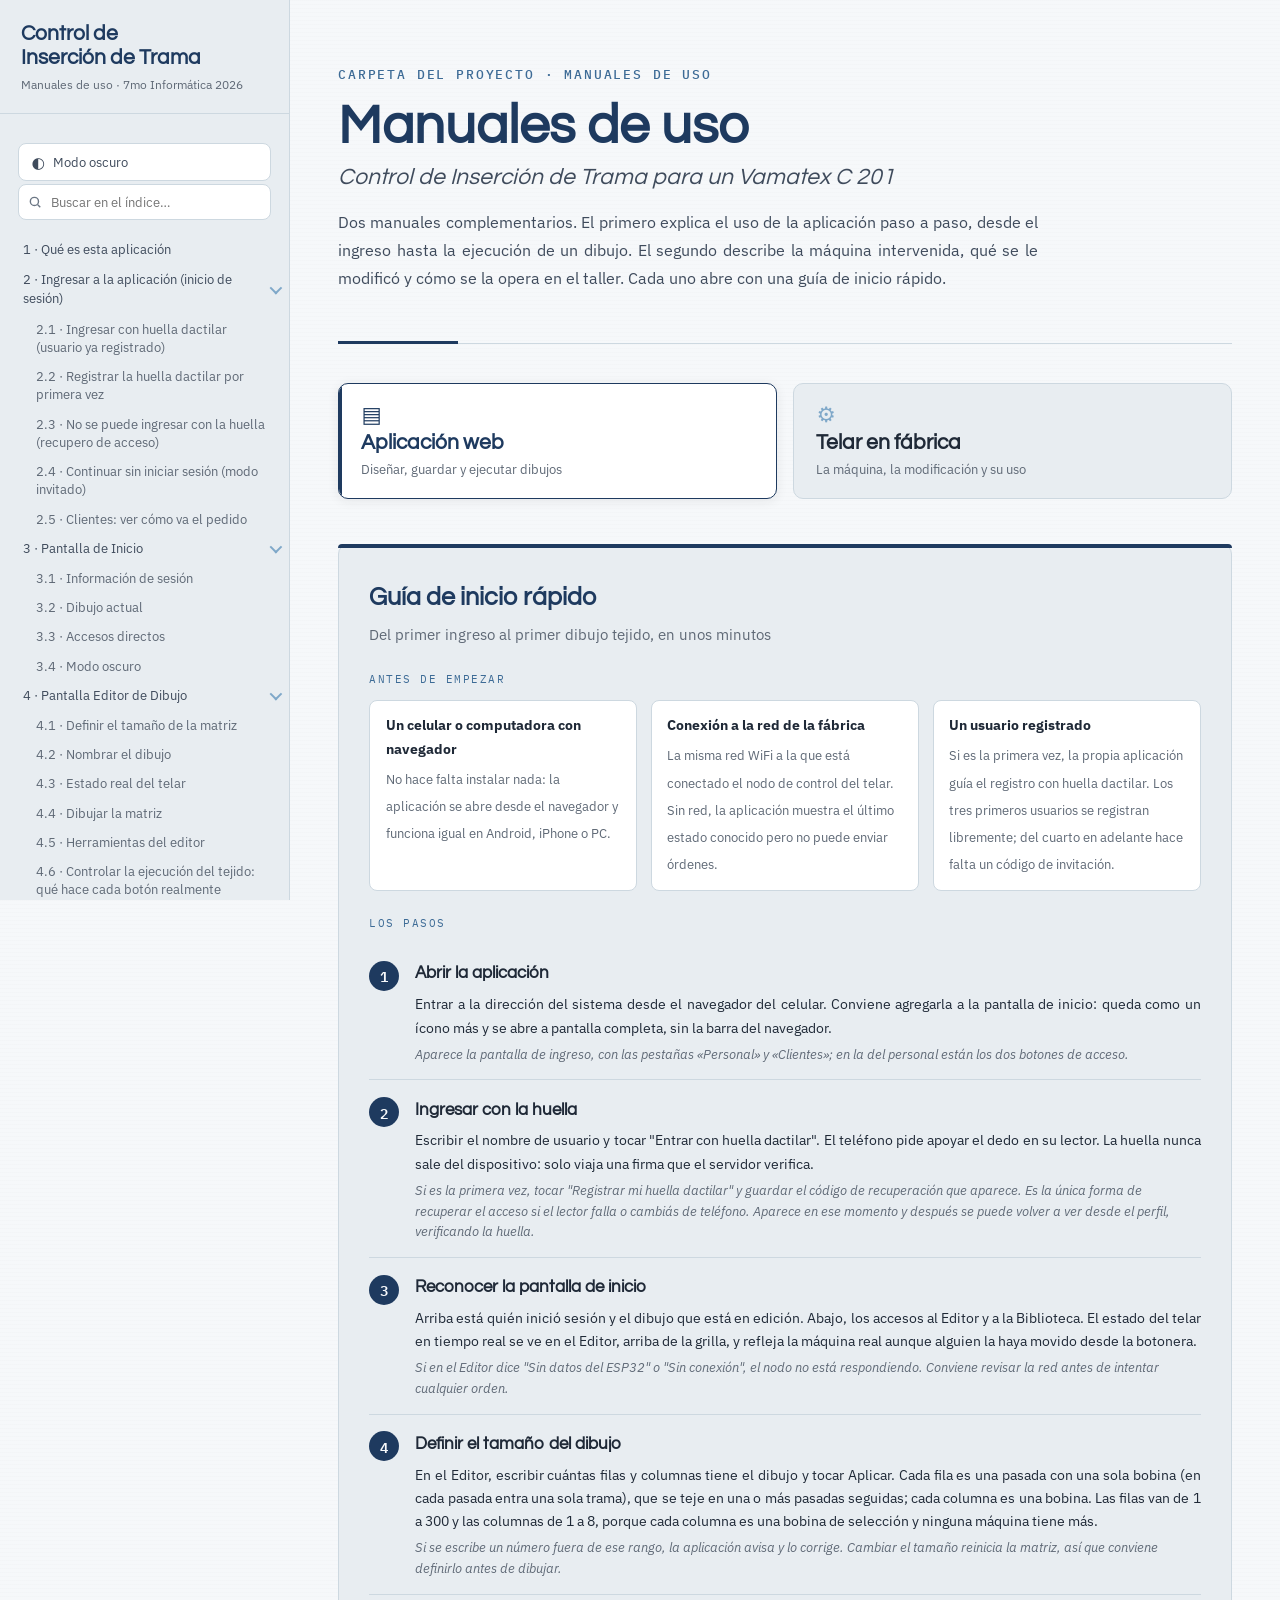
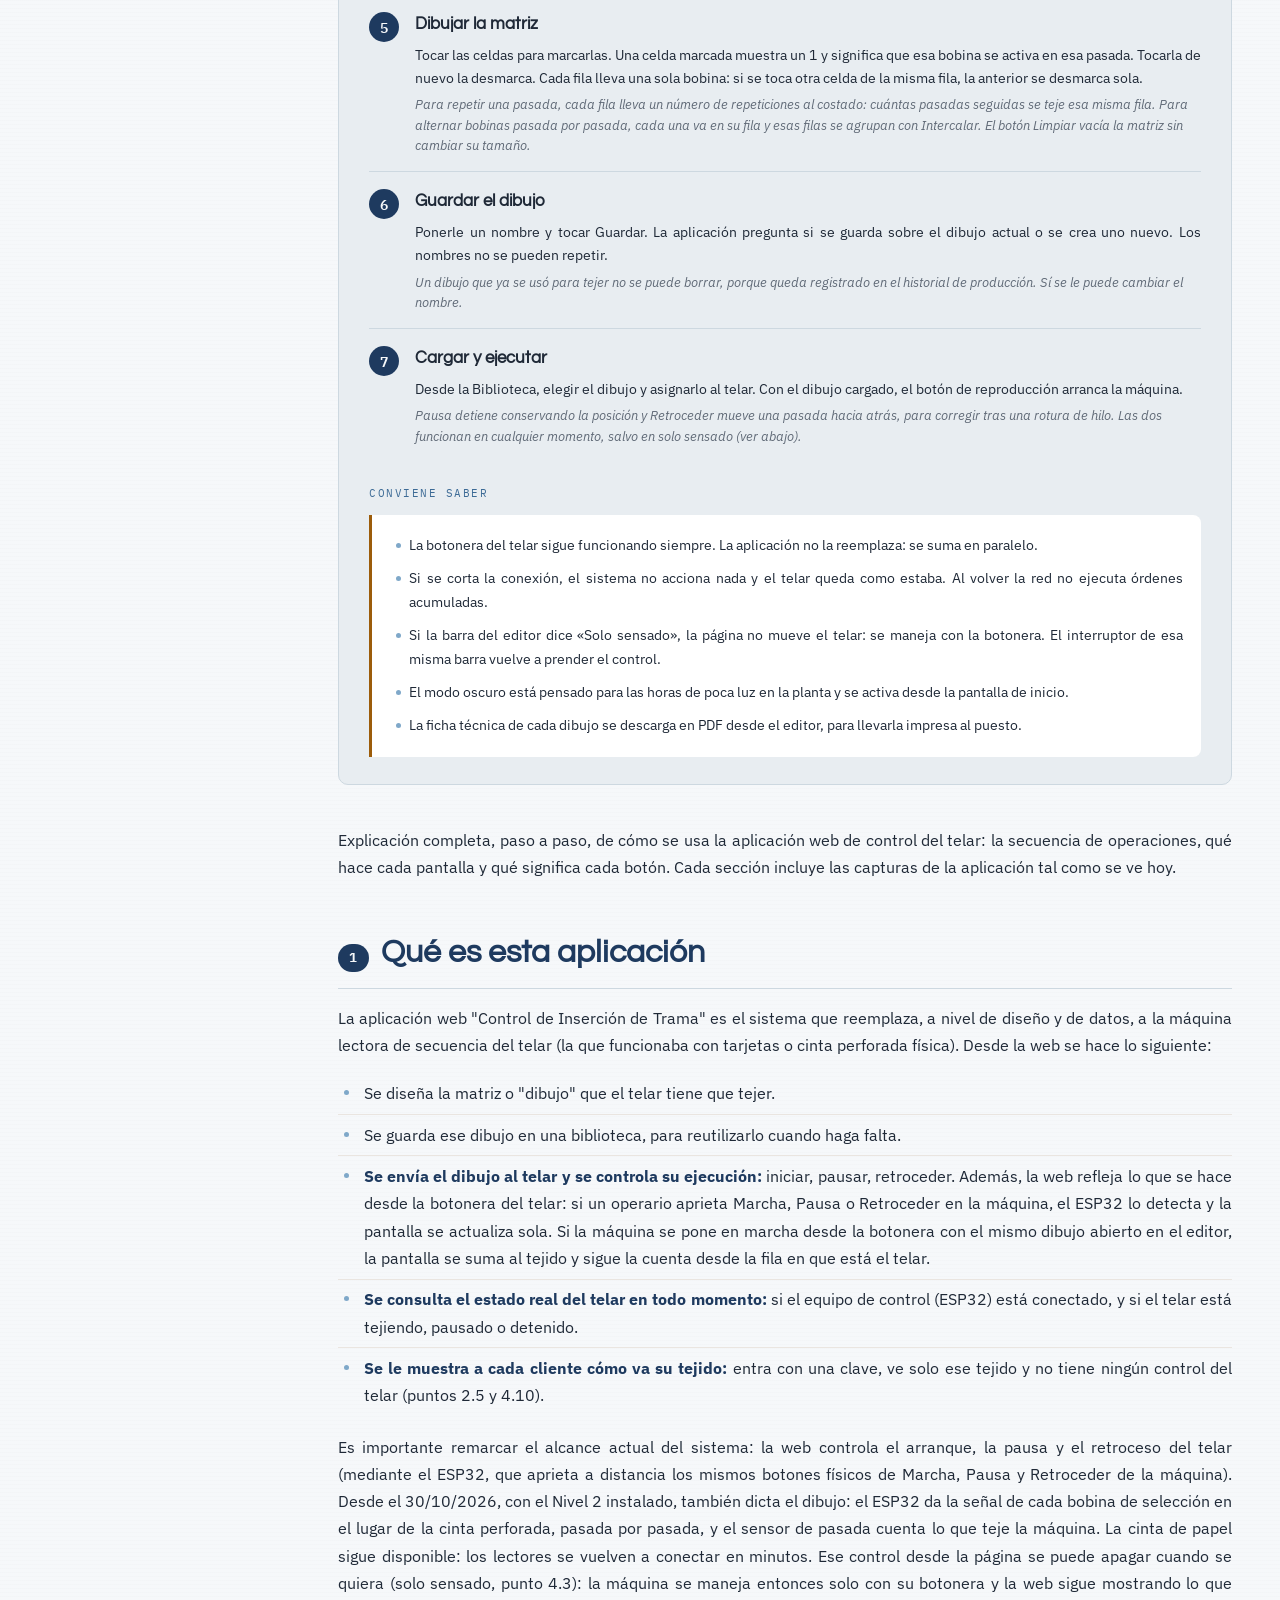
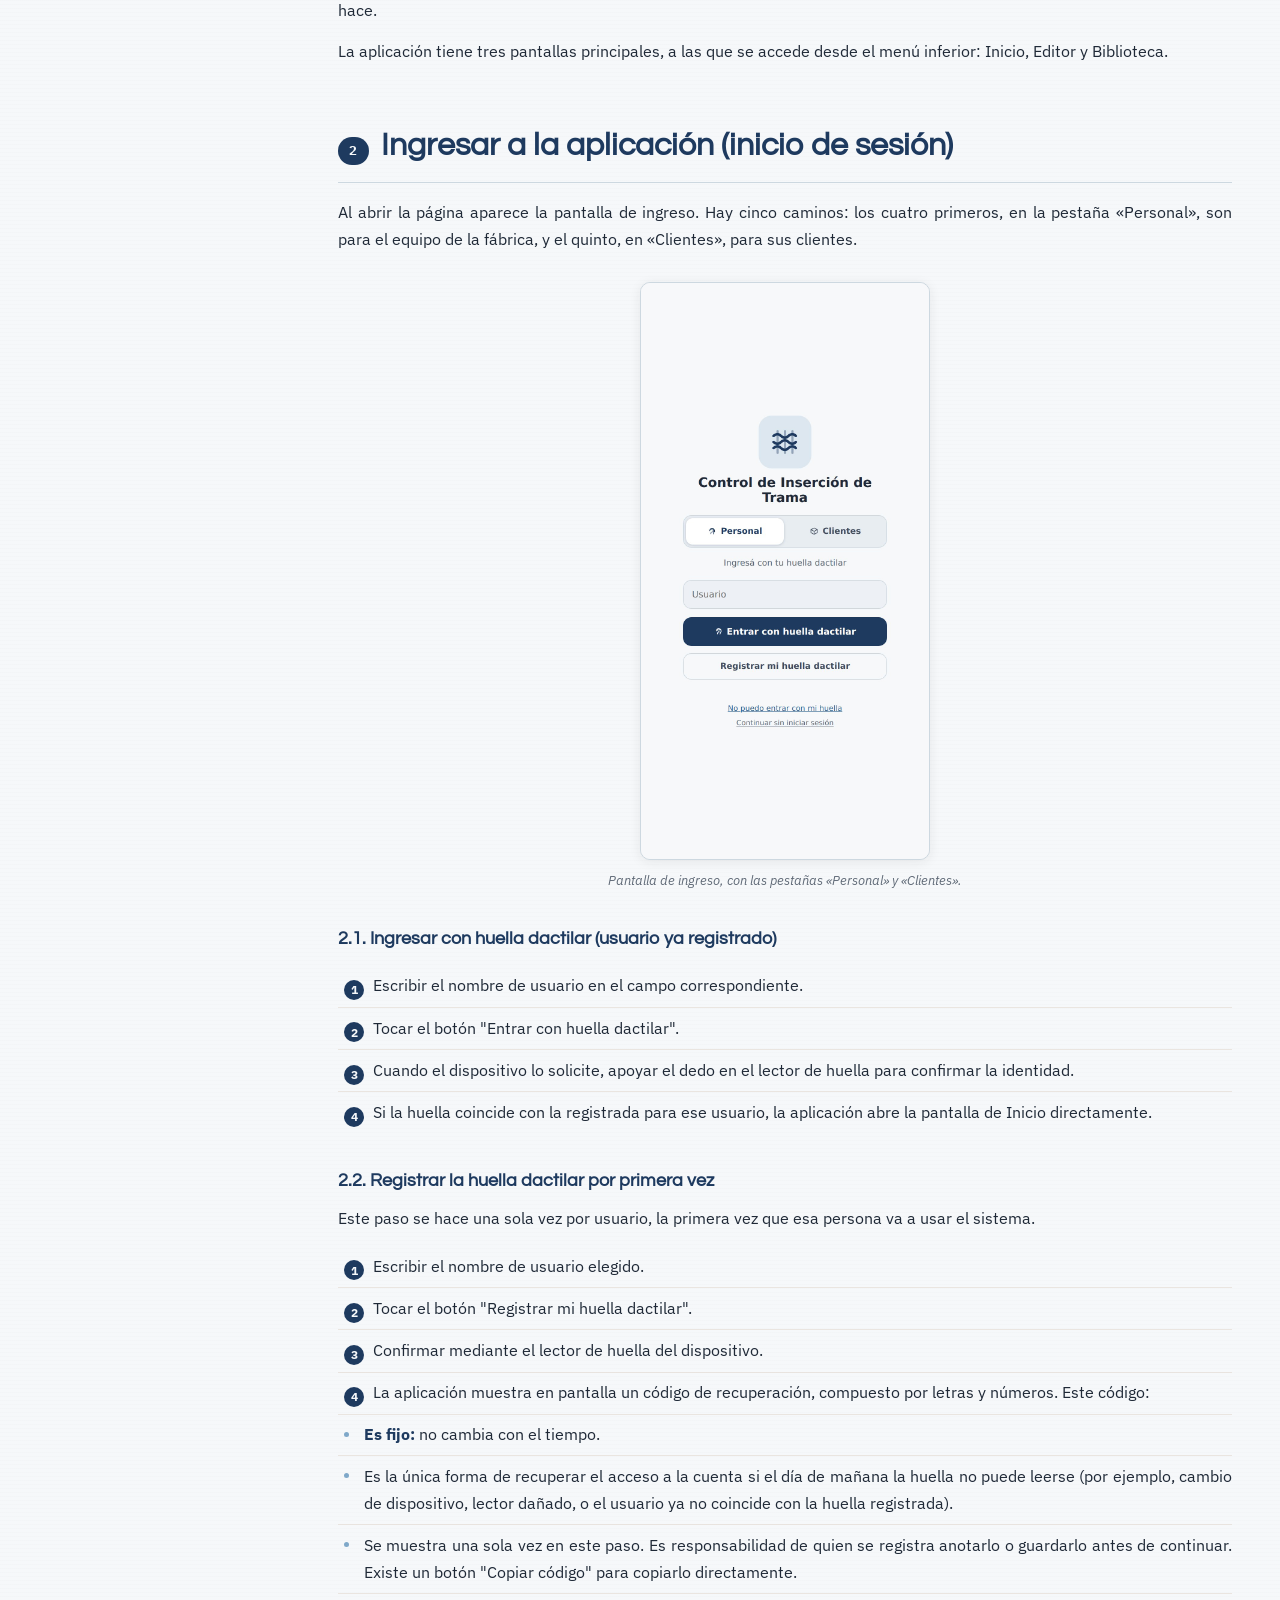
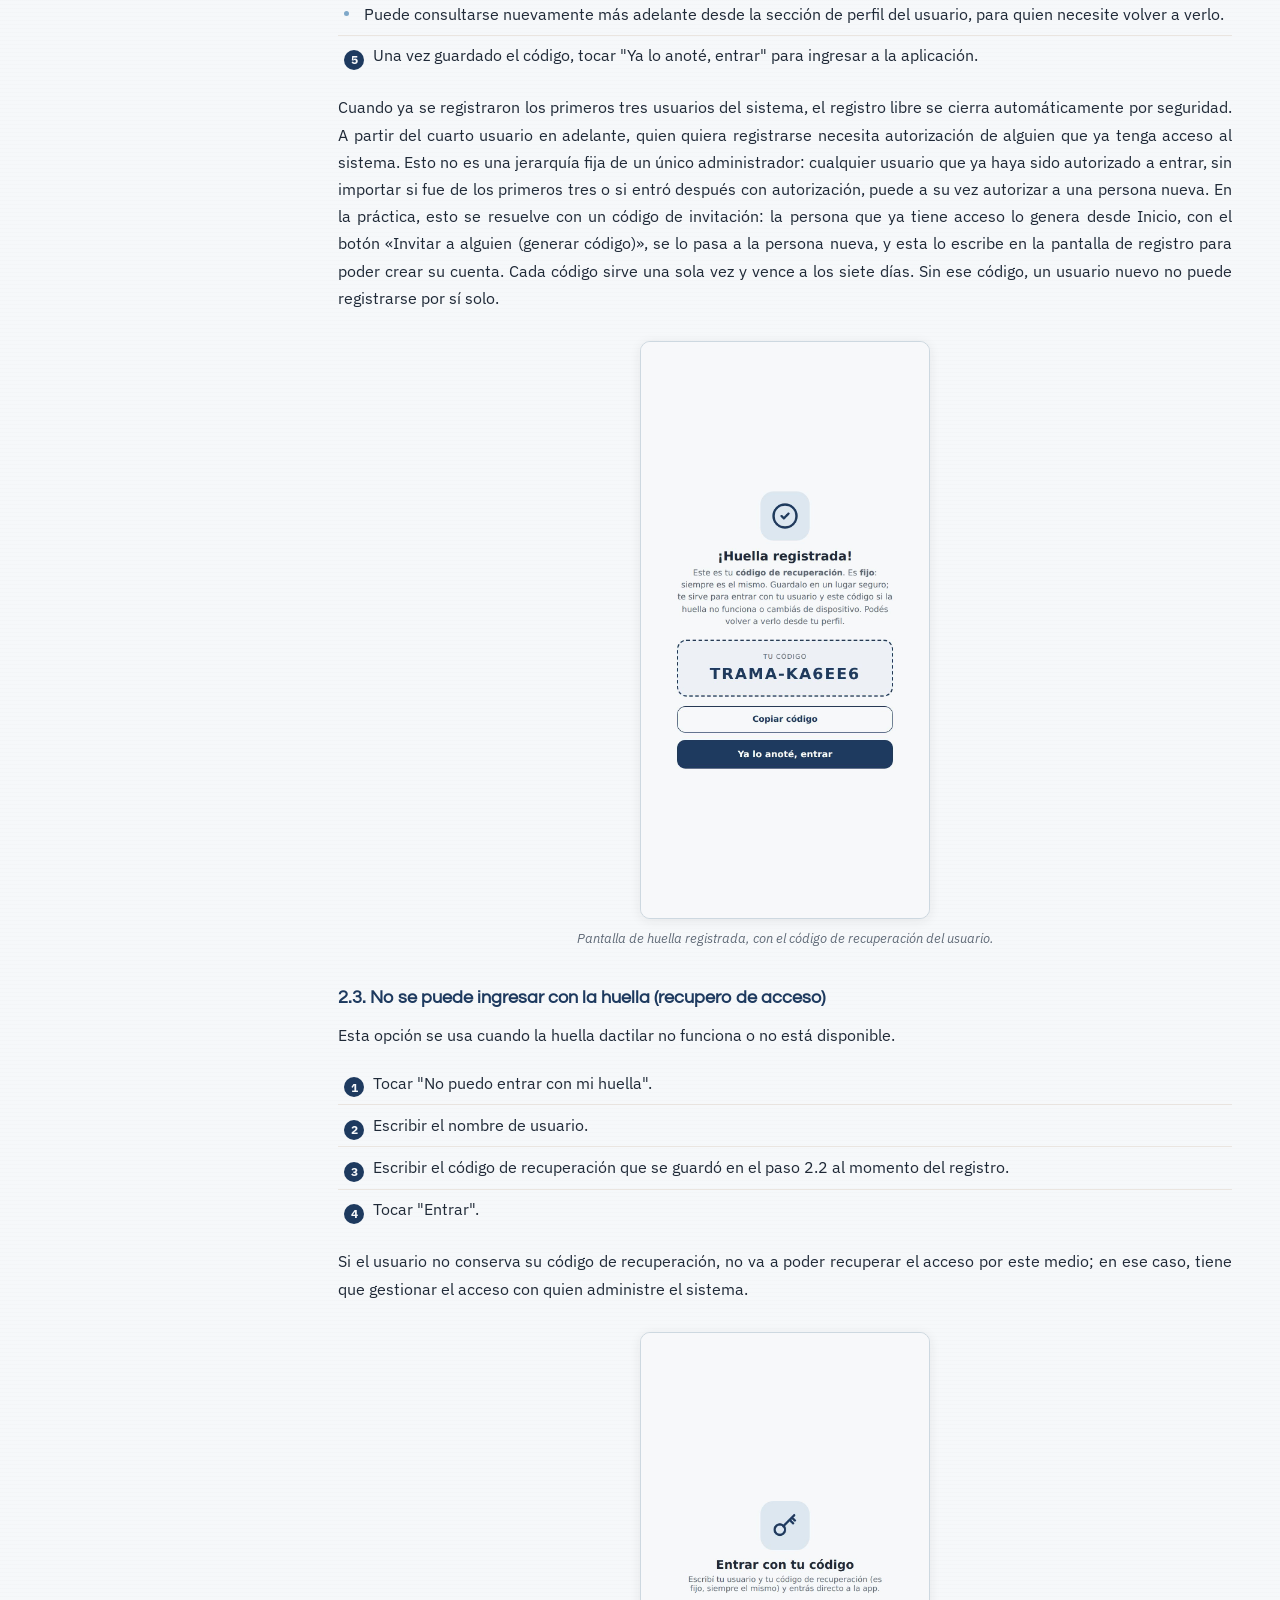
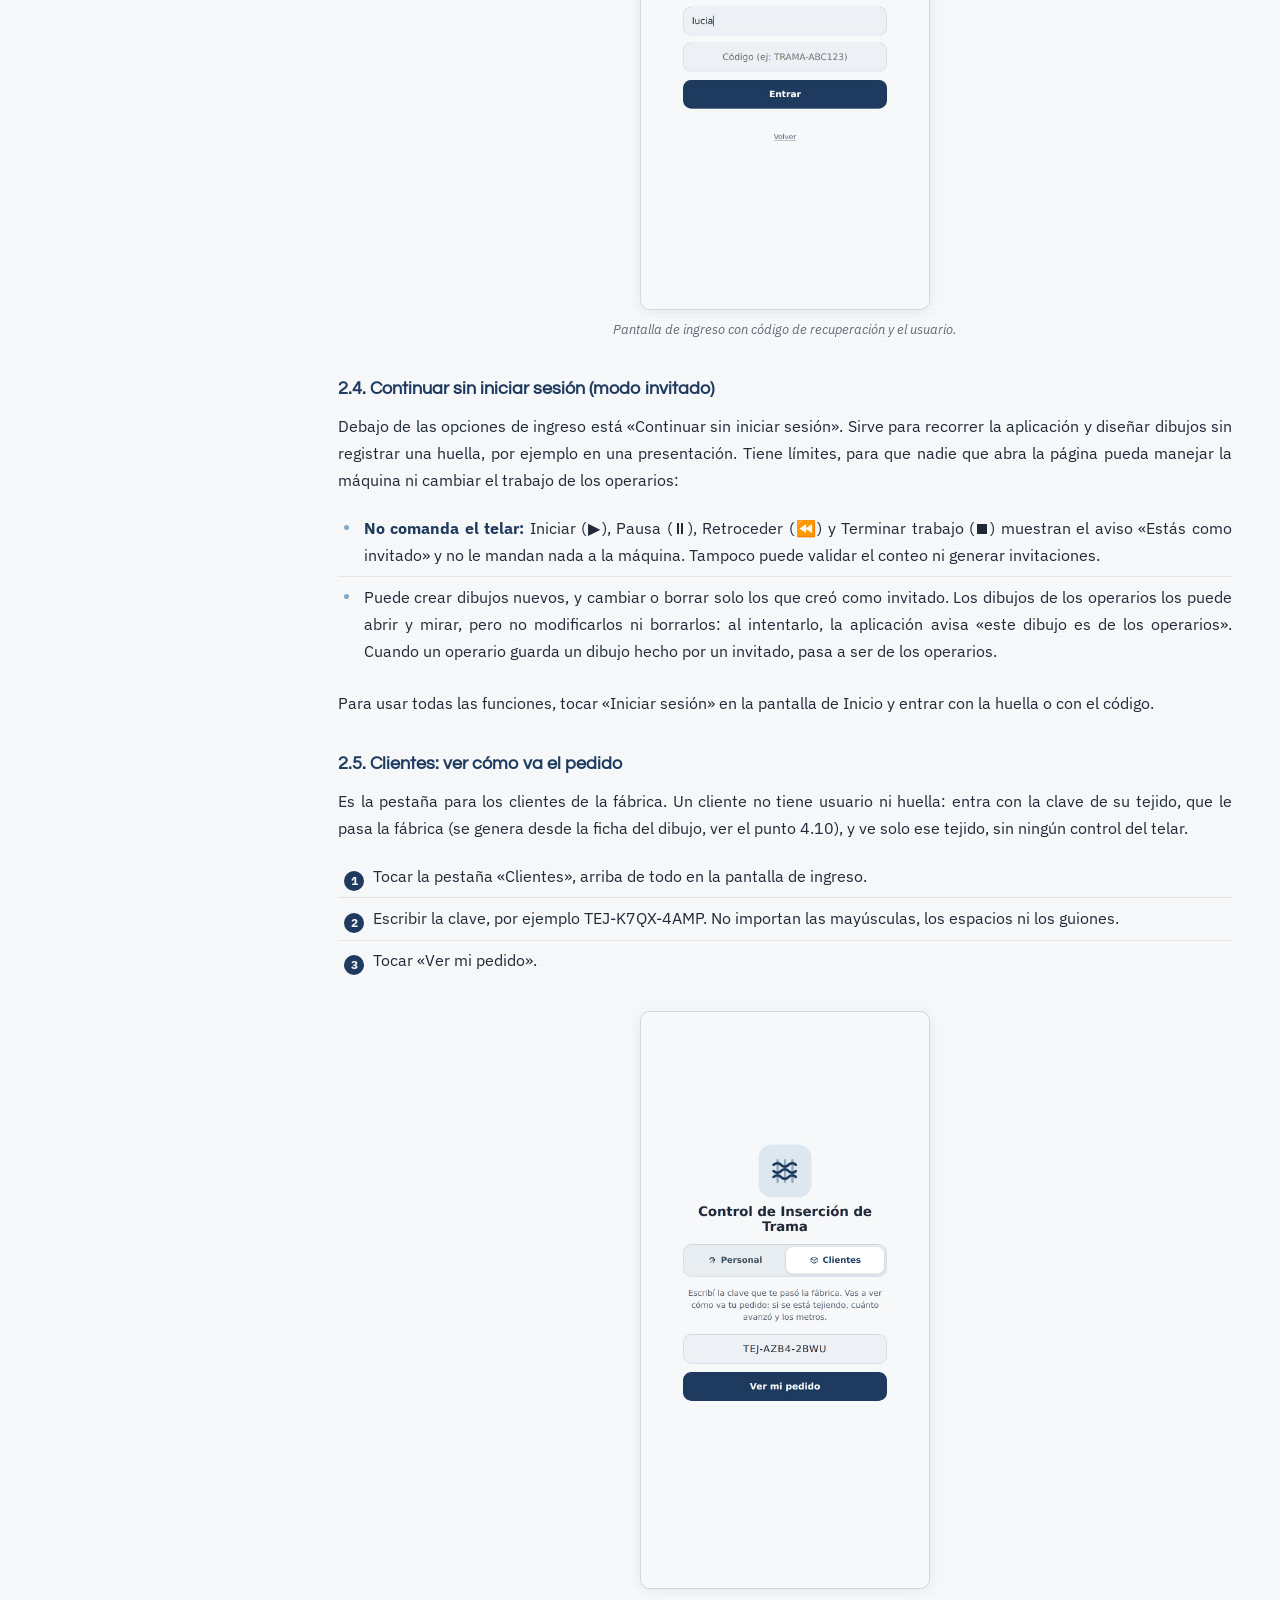
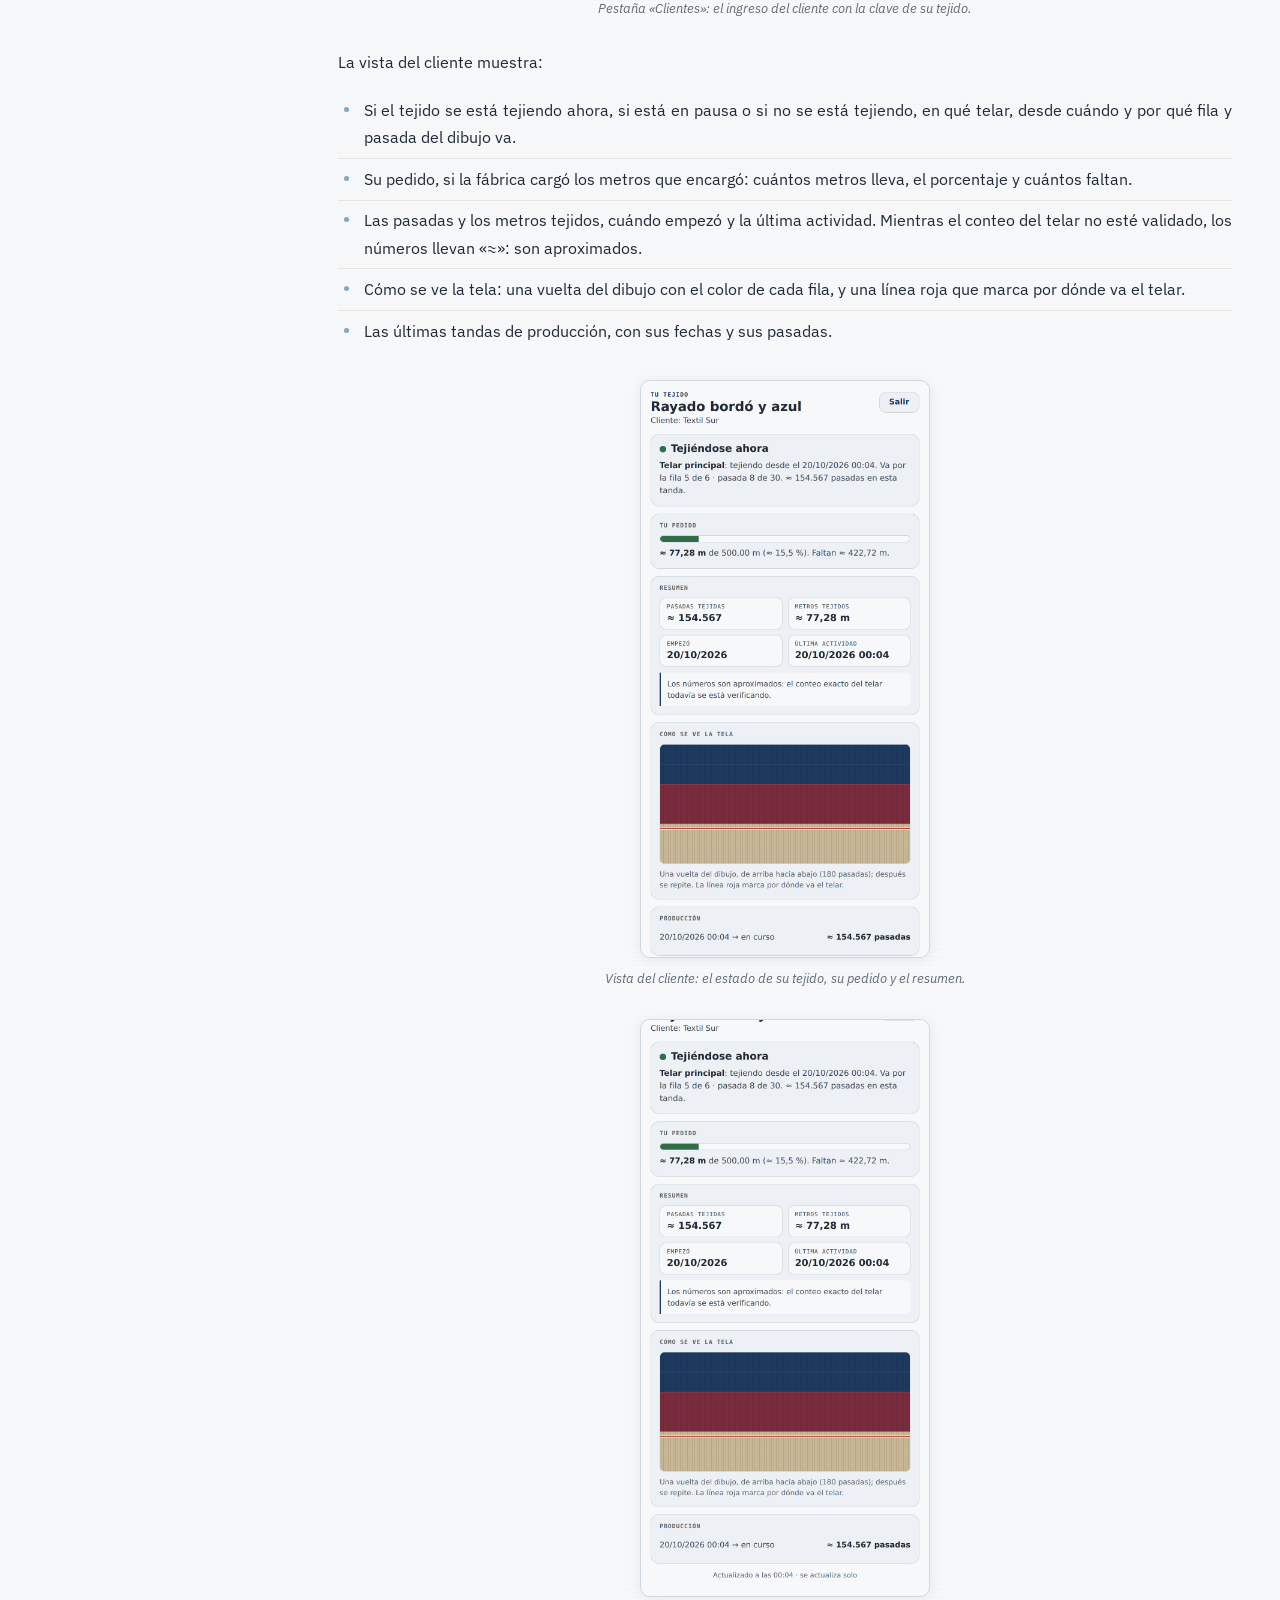
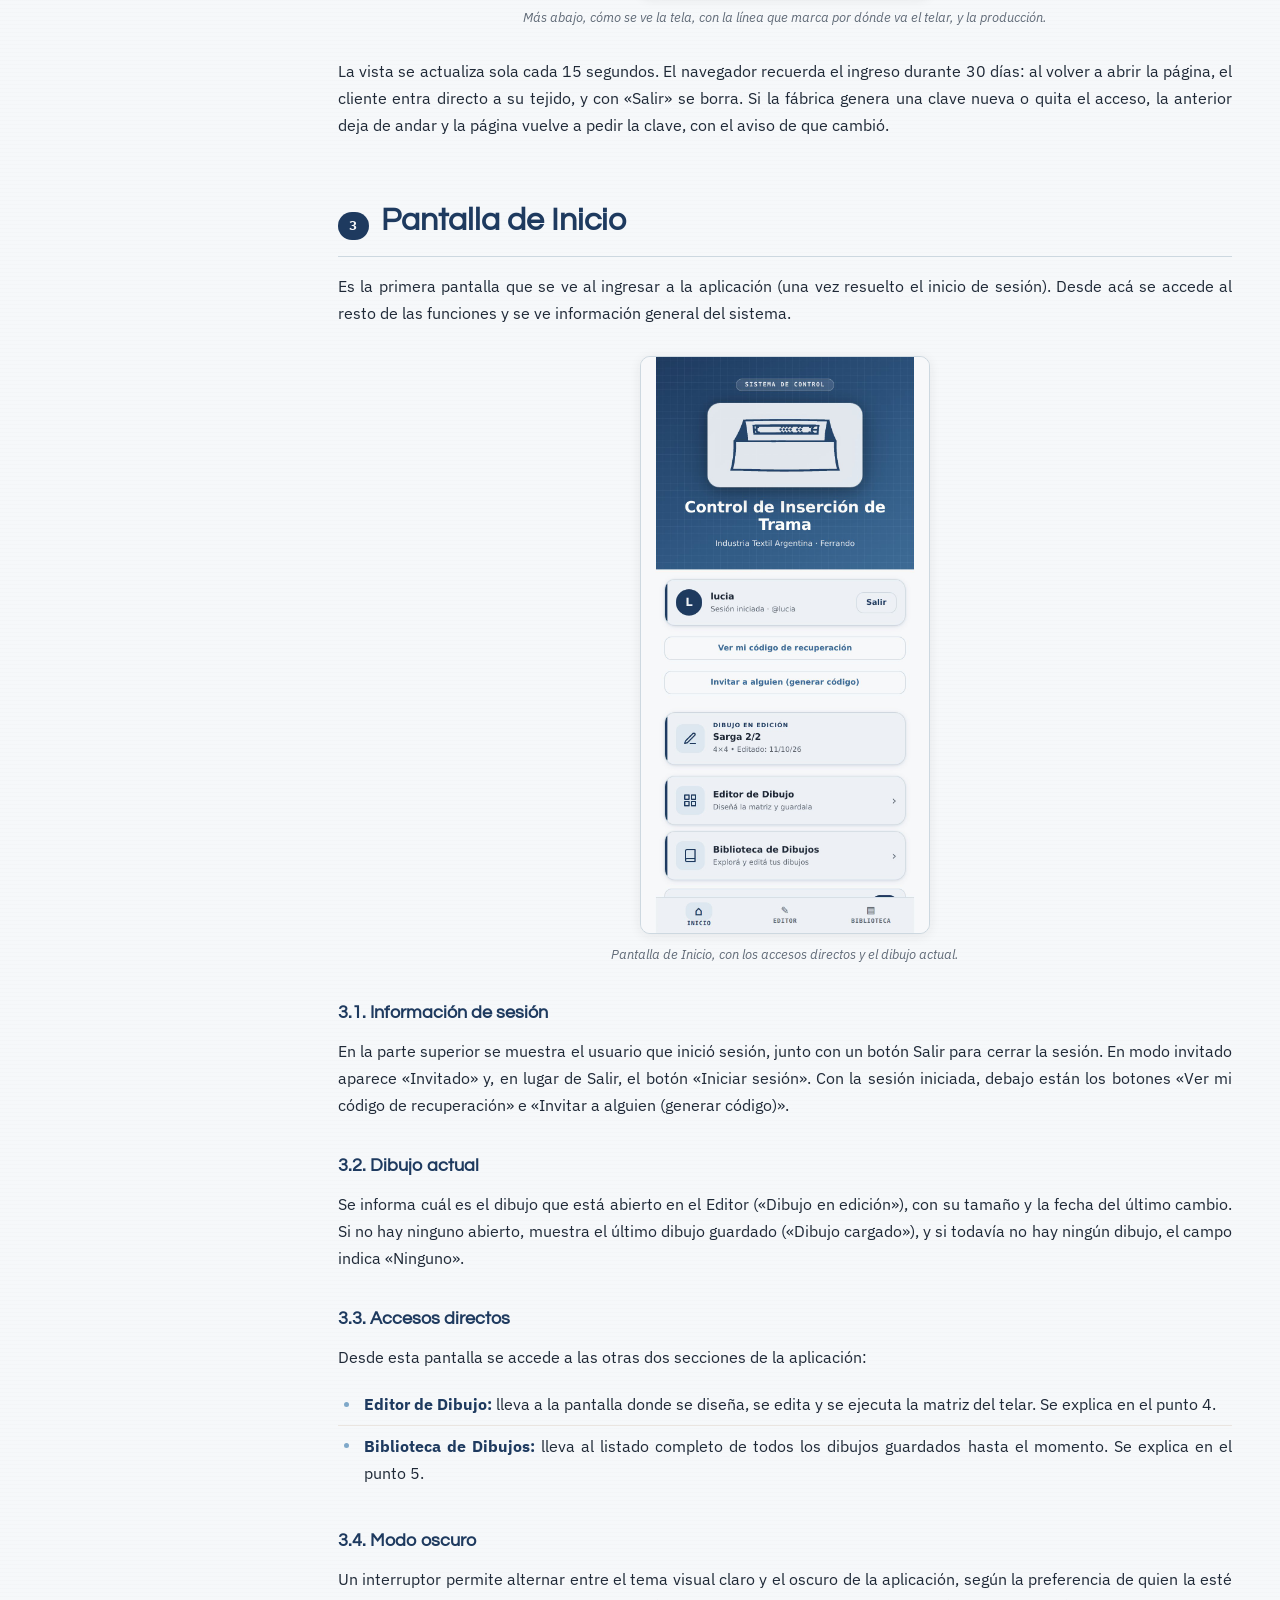
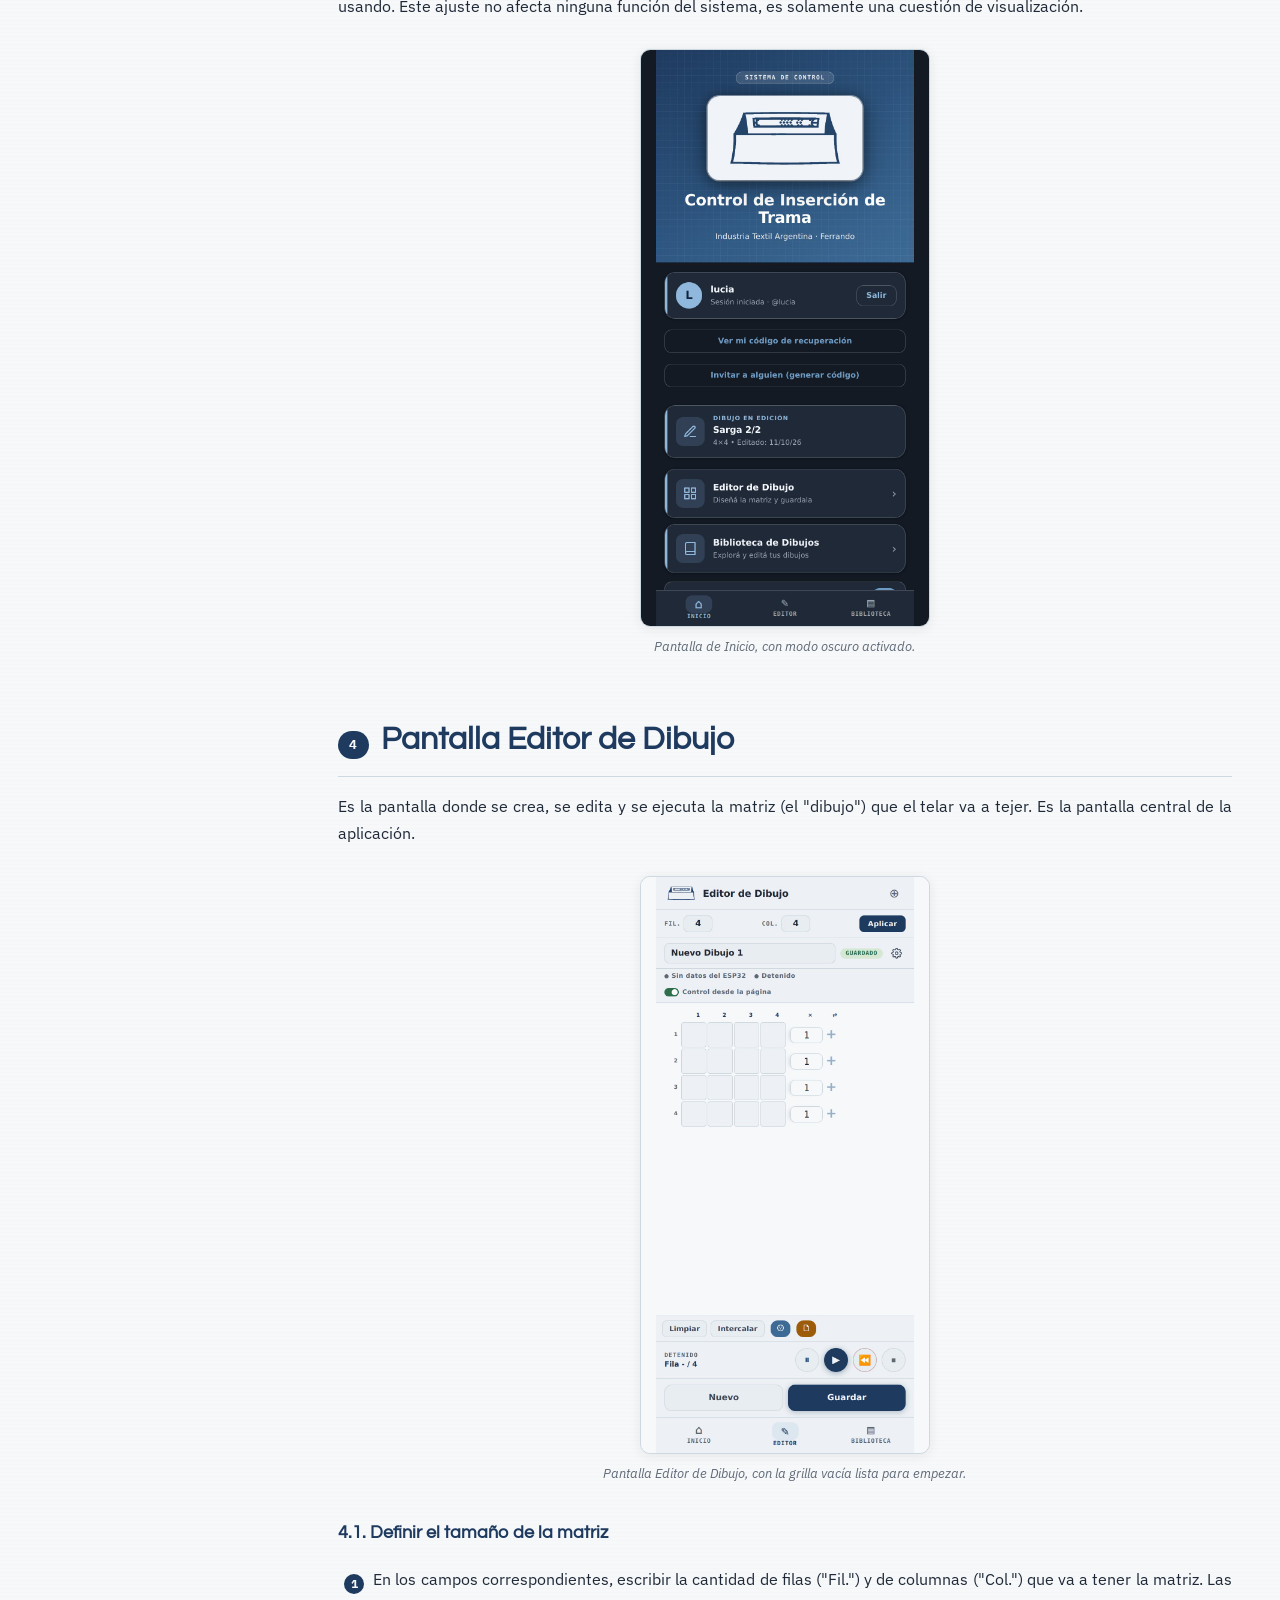
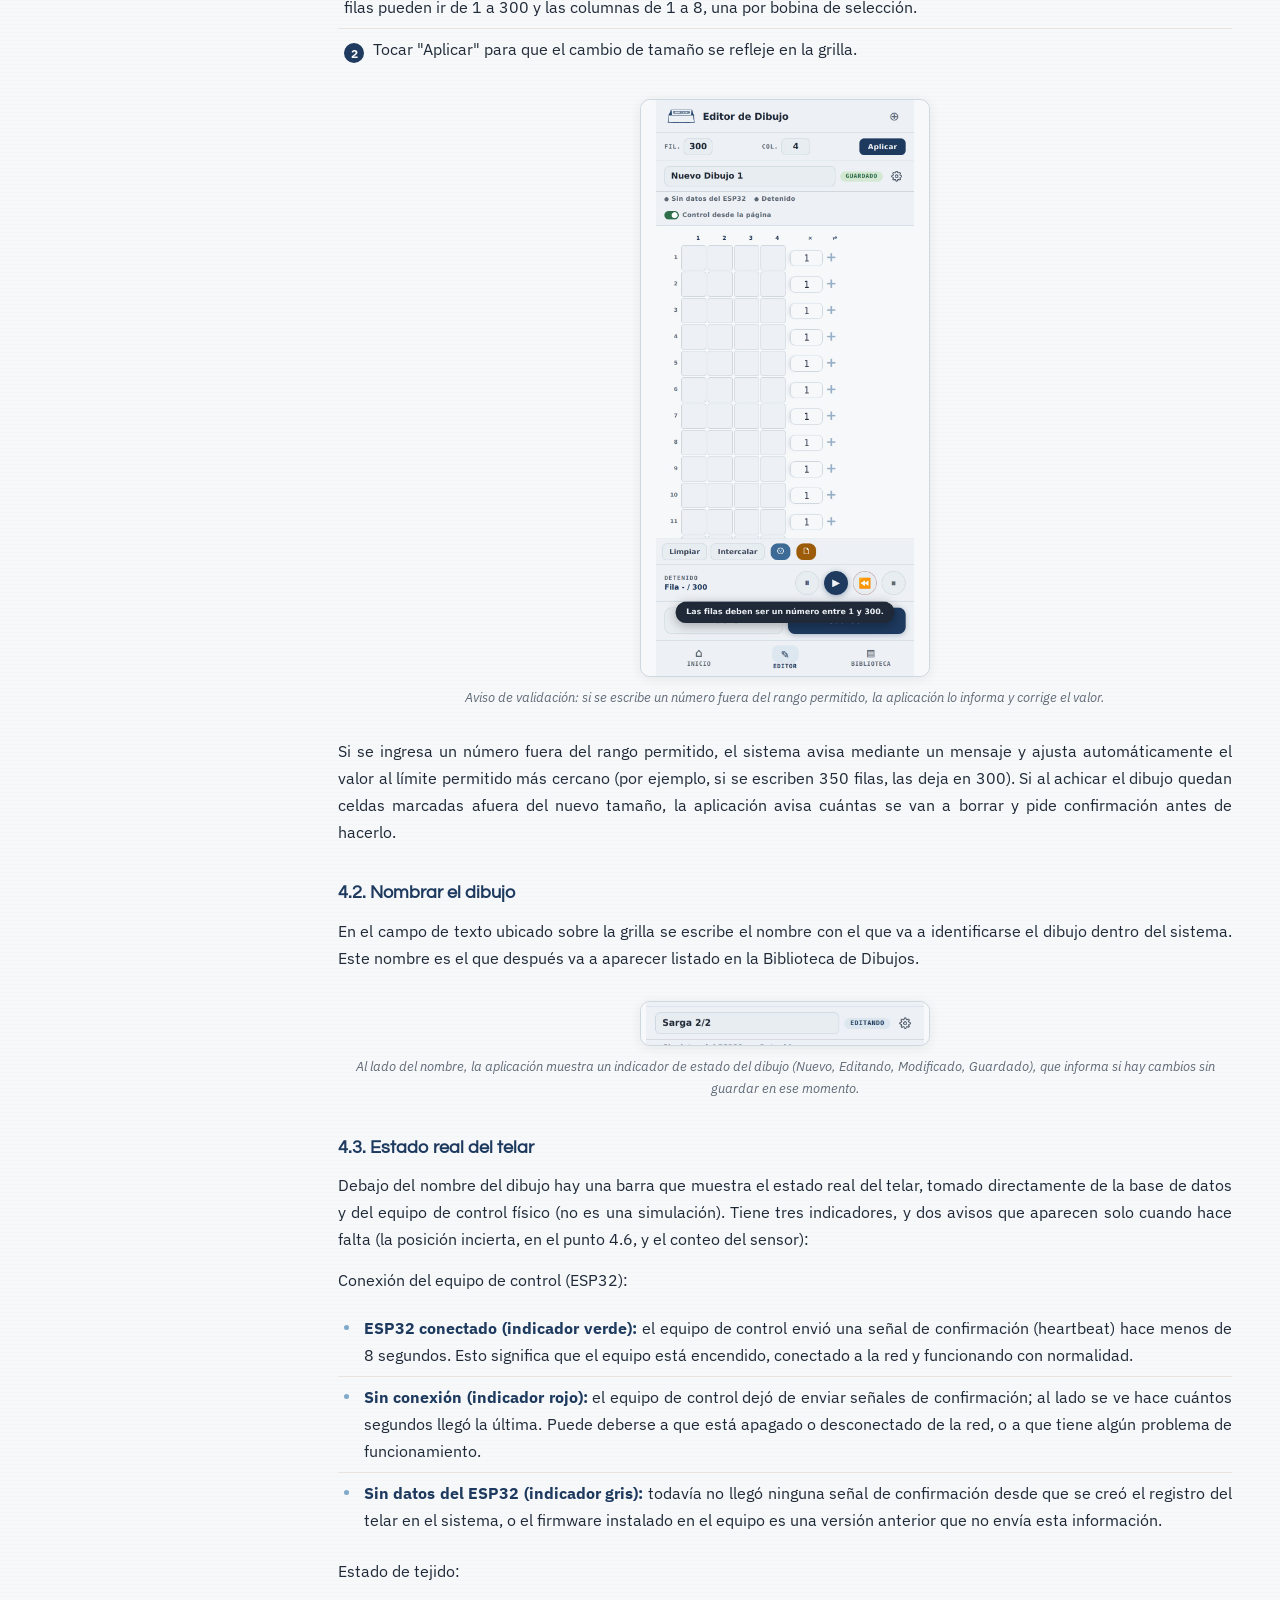
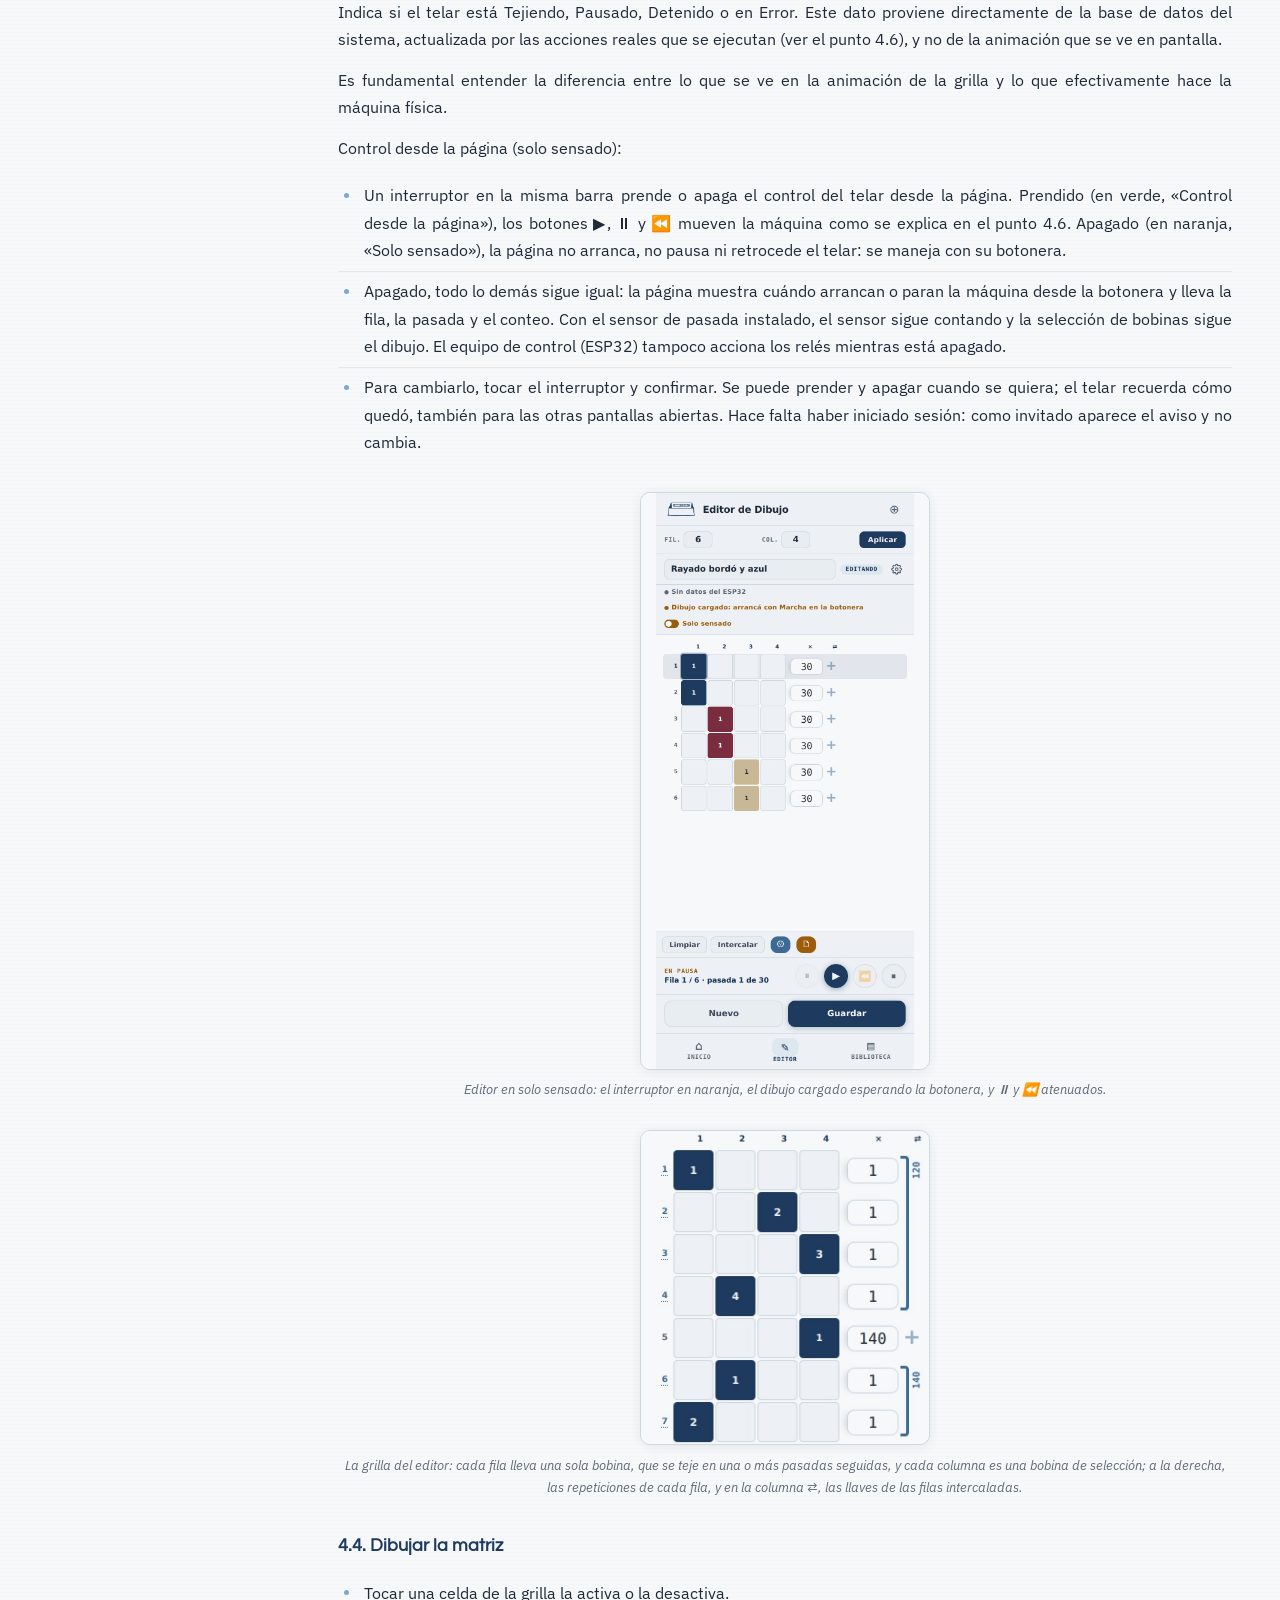
<file: index.html>
<!DOCTYPE html>
<html lang="es">
<head>
<meta charset="utf-8">
<meta name="viewport" content="width=device-width, initial-scale=1">
<meta name="description" content="Manuales de uso del sistema Control de Inserción de Trama: cómo se opera la aplicación web y cómo funciona el telar Vamatex C 201 en la fábrica.">
<meta name="theme-color" content="#1E3A5F">
<meta name="author" content="Equipo N.º 5 · 7mo Informática · Instituto Leonardo Murialdo">
<title>Manuales de uso · Control de Inserción de Trama</title>
<meta name="theme-color" content="#1E3A5F">
<link rel="icon" href="data:image/svg+xml,%3Csvg xmlns='http://www.w3.org/2000/svg' viewBox='0 0 32 32'%3E%3Crect width='32' height='32' rx='7' fill='%231E3A5F'/%3E%3Cpath d='M8 10h16M8 16h16M8 22h16' stroke='%23F0F4F8' stroke-width='2.5' stroke-linecap='round'/%3E%3C/svg%3E">
<link rel="preconnect" href="https://fonts.googleapis.com">
<link rel="preconnect" href="https://fonts.gstatic.com" crossorigin>
<link href="https://fonts.googleapis.com/css2?family=IBM+Plex+Sans:ital,wght@0,400;0,500;0,600;0,700;1,400&family=Questrial&family=IBM+Plex+Mono:wght@400;500;600&display=swap" rel="stylesheet">
<link rel="stylesheet" href="estilo.css">
</head>
<body>

<aside class="sb" id="sb">
  <div class="sb-top">
    <div class="t">Control de<br>Inserción de Trama</div>
    <div class="s">Manuales de uso · 7mo Informática 2026</div>
  </div>
  <div class="sb-acc">
    <button type="button" class="tema" id="tema" aria-label="Cambiar tema"><span id="tema-ico">◐</span><span id="tema-txt">Modo oscuro</span></button>
  </div>
  <div class="sb-find"><input type="search" id="buscar" placeholder="Buscar en el índice…" autocomplete="off"></div>
  <nav id="nav">
    <div class="nav-pane" data-pane="web">
<div class="ngrupo"><a href="#web-1" class="n0">1 · Qué es esta aplicación</a></div>
<div class="ngrupo"><a href="#web-2" class="n0">2 · Ingresar a la aplicación (inicio de sesión)</a><button type="button" class="plg" aria-label="Plegar" data-num="2"></button></div>
<a href="#web-2-1" class="n1" data-pad="2">2.1 · Ingresar con huella dactilar (usuario ya registrado)</a>
<a href="#web-2-2" class="n1" data-pad="2">2.2 · Registrar la huella dactilar por primera vez</a>
<a href="#web-2-3" class="n1" data-pad="2">2.3 · No se puede ingresar con la huella (recupero de acceso)</a>
<a href="#web-2-4" class="n1" data-pad="2">2.4 · Continuar sin iniciar sesión (modo invitado)</a>
<a href="#web-2-5" class="n1" data-pad="2">2.5 · Clientes: ver cómo va el pedido</a>
<div class="ngrupo"><a href="#web-3" class="n0">3 · Pantalla de Inicio</a><button type="button" class="plg" aria-label="Plegar" data-num="3"></button></div>
<a href="#web-3-1" class="n1" data-pad="3">3.1 · Información de sesión</a>
<a href="#web-3-2" class="n1" data-pad="3">3.2 · Dibujo actual</a>
<a href="#web-3-3" class="n1" data-pad="3">3.3 · Accesos directos</a>
<a href="#web-3-4" class="n1" data-pad="3">3.4 · Modo oscuro</a>
<div class="ngrupo"><a href="#web-4" class="n0">4 · Pantalla Editor de Dibujo</a><button type="button" class="plg" aria-label="Plegar" data-num="4"></button></div>
<a href="#web-4-1" class="n1" data-pad="4">4.1 · Definir el tamaño de la matriz</a>
<a href="#web-4-2" class="n1" data-pad="4">4.2 · Nombrar el dibujo</a>
<a href="#web-4-3" class="n1" data-pad="4">4.3 · Estado real del telar</a>
<a href="#web-4-4" class="n1" data-pad="4">4.4 · Dibujar la matriz</a>
<a href="#web-4-5" class="n1" data-pad="4">4.5 · Herramientas del editor</a>
<a href="#web-4-6" class="n1" data-pad="4">4.6 · Controlar la ejecución del tejido: qué hace cada botón realmente</a>
<a href="#web-4-7" class="n1" data-pad="4">4.7 · Guardar y crear dibujos</a>
<a href="#web-4-8" class="n1" data-pad="4">4.8 · Intercalar filas, paso a paso</a>
<a href="#web-4-9" class="n1" data-pad="4">4.9 · La ficha técnica en PDF</a>
<a href="#web-4-10" class="n1" data-pad="4">4.10 · Vista para el cliente: la clave de cada tejido</a>
<div class="ngrupo"><a href="#web-5" class="n0">5 · Pantalla Biblioteca de Dibujos</a></div>
<div class="ngrupo"><a href="#web-6" class="n0">6 · Sobre los usuarios del sistema</a></div>
<div class="ngrupo"><a href="#web-7" class="n0">7 · Preguntas frecuentes</a></div>
</div>
<div class="nav-pane oculto" data-pane="fab">
<div class="ngrupo"><a href="#fab-1" class="n0">1 · Introducción</a></div>
<div class="ngrupo"><a href="#fab-2" class="n0">2 · Qué telar es y cómo funciona</a><button type="button" class="plg" aria-label="Plegar" data-num="2"></button></div>
<a href="#fab-2-1" class="n1" data-pad="2">2.1 · El sistema de tejido</a>
<a href="#fab-2-2" class="n1" data-pad="2">2.2 · Dos funciones separadas en el telar</a>
<div class="ngrupo"><a href="#fab-3" class="n0">3 · La modificación que le estamos haciendo al telar</a><button type="button" class="plg" aria-label="Plegar" data-num="3"></button></div>
<a href="#fab-3-1" class="n1" data-pad="3">3.1 · Lo que ya está hecho (Nivel 1)</a>
<a href="#fab-3-2" class="n1" data-pad="3">3.2 · El Nivel 2: el dibujo desde la aplicación</a>
<a href="#fab-3-3" class="n1" data-pad="3">3.3 · Nuestro hardware: el gabinete de control</a>
<a href="#fab-3-4" class="n1" data-pad="3">3.4 · Con los planos: cómo se arma el gabinete</a>
<div class="ngrupo"><a href="#fab-4" class="n0">4 · Uso del telar, paso a paso</a><button type="button" class="plg" aria-label="Plegar" data-num="4"></button></div>
<a href="#fab-4-1" class="n1" data-pad="4">4.1 · Partes de la máquina</a>
<a href="#fab-4-2" class="n1" data-pad="4">4.2 · Puesta en marcha</a>
<a href="#fab-4-3" class="n1" data-pad="4">4.3 · Operación normal</a>
<a href="#fab-4-4" class="n1" data-pad="4">4.4 · Detención y parada</a>
<a href="#fab-4-5" class="n1" data-pad="4">4.5 · Situaciones de error o emergencia</a>
<div class="ngrupo"><a href="#fab-5" class="n0">5 · Preguntas frecuentes</a></div>
</div>
</nav>
</aside>

<button type="button" class="mtoggle" id="mt" aria-label="Menú">☰</button>

<main class="wrap">
  <header class="hero">
    <div class="kick">Carpeta del Proyecto · Manuales de uso</div>
    <h1>Manuales de uso<small>Control de Inserción de Trama para un Vamatex C 201</small></h1>
    <p class="d">Dos manuales complementarios. El primero explica el uso de la aplicación paso a paso, desde el
      ingreso hasta la ejecución de un dibujo. El segundo describe la máquina intervenida, qué se le modificó
      y cómo se la opera en el taller. Cada uno abre con una guía de inicio rápido.</p>
  </header>

  <div class="tabs" role="tablist">
    <button type="button" class="tab activo" data-pane="web" role="tab" aria-selected="true">
      <span class="ic">▤</span>
      <span class="tt">Aplicación web</span>
      <span class="ts">Diseñar, guardar y ejecutar dibujos</span>
    </button>
    <button type="button" class="tab" data-pane="fab" role="tab" aria-selected="false">
      <span class="ic">⚙</span>
      <span class="tt">Telar en fábrica</span>
      <span class="ts">La máquina, la modificación y su uso</span>
    </button>
  </div>

  <div class="pane" data-pane="web">
<div class="qs"><h2>Guía de inicio rápido</h2><div class="qs-sub">Del primer ingreso al primer dibujo tejido, en unos minutos</div><span class="qs-et">Antes de empezar</span><div class="qs-antes"><div><b>Un celular o computadora con navegador</b><span>No hace falta instalar nada: la aplicación se abre desde el navegador y funciona igual en Android, iPhone o PC.</span></div><div><b>Conexión a la red de la fábrica</b><span>La misma red WiFi a la que está conectado el nodo de control del telar. Sin red, la aplicación muestra el último estado conocido pero no puede enviar órdenes.</span></div><div><b>Un usuario registrado</b><span>Si es la primera vez, la propia aplicación guía el registro con huella dactilar. Los tres primeros usuarios se registran libremente; del cuarto en adelante hace falta un código de invitación.</span></div></div><span class="qs-et">Los pasos</span><div class="qs-pasos"><div class="qs-paso"><div class="n"></div><div class="tx"><b>Abrir la aplicación</b><p>Entrar a la dirección del sistema desde el navegador del celular. Conviene agregarla a la pantalla de inicio: queda como un ícono más y se abre a pantalla completa, sin la barra del navegador.</p><div class="tip">Aparece la pantalla de ingreso, con las pestañas «Personal» y «Clientes»; en la del personal están los dos botones de acceso.</div></div></div><div class="qs-paso"><div class="n"></div><div class="tx"><b>Ingresar con la huella</b><p>Escribir el nombre de usuario y tocar &quot;Entrar con huella dactilar&quot;. El teléfono pide apoyar el dedo en su lector. La huella nunca sale del dispositivo: solo viaja una firma que el servidor verifica.</p><div class="tip">Si es la primera vez, tocar &quot;Registrar mi huella dactilar&quot; y guardar el código de recuperación que aparece. Es la única forma de recuperar el acceso si el lector falla o cambiás de teléfono. Aparece en ese momento y después se puede volver a ver desde el perfil, verificando la huella.</div></div></div><div class="qs-paso"><div class="n"></div><div class="tx"><b>Reconocer la pantalla de inicio</b><p>Arriba está quién inició sesión y el dibujo que está en edición. Abajo, los accesos al Editor y a la Biblioteca. El estado del telar en tiempo real se ve en el Editor, arriba de la grilla, y refleja la máquina real aunque alguien la haya movido desde la botonera.</p><div class="tip">Si en el Editor dice &quot;Sin datos del ESP32&quot; o &quot;Sin conexión&quot;, el nodo no está respondiendo. Conviene revisar la red antes de intentar cualquier orden.</div></div></div><div class="qs-paso"><div class="n"></div><div class="tx"><b>Definir el tamaño del dibujo</b><p>En el Editor, escribir cuántas filas y columnas tiene el dibujo y tocar Aplicar. Cada fila es una pasada con una sola bobina (en cada pasada entra una sola trama), que se teje en una o más pasadas seguidas; cada columna es una bobina. Las filas van de 1 a 300 y las columnas de 1 a 8, porque cada columna es una bobina de selección y ninguna máquina tiene más.</p><div class="tip">Si se escribe un número fuera de ese rango, la aplicación avisa y lo corrige. Cambiar el tamaño reinicia la matriz, así que conviene definirlo antes de dibujar.</div></div></div><div class="qs-paso"><div class="n"></div><div class="tx"><b>Dibujar la matriz</b><p>Tocar las celdas para marcarlas. Una celda marcada muestra un 1 y significa que esa bobina se activa en esa pasada. Tocarla de nuevo la desmarca. Cada fila lleva una sola bobina: si se toca otra celda de la misma fila, la anterior se desmarca sola.</p><div class="tip">Para repetir una pasada, cada fila lleva un número de repeticiones al costado: cuántas pasadas seguidas se teje esa misma fila. Para alternar bobinas pasada por pasada, cada una va en su fila y esas filas se agrupan con Intercalar. El botón Limpiar vacía la matriz sin cambiar su tamaño.</div></div></div><div class="qs-paso"><div class="n"></div><div class="tx"><b>Guardar el dibujo</b><p>Ponerle un nombre y tocar Guardar. La aplicación pregunta si se guarda sobre el dibujo actual o se crea uno nuevo. Los nombres no se pueden repetir.</p><div class="tip">Un dibujo que ya se usó para tejer no se puede borrar, porque queda registrado en el historial de producción. Sí se le puede cambiar el nombre.</div></div></div><div class="qs-paso"><div class="n"></div><div class="tx"><b>Cargar y ejecutar</b><p>Desde la Biblioteca, elegir el dibujo y asignarlo al telar. Con el dibujo cargado, el botón de reproducción arranca la máquina.</p><div class="tip">Pausa detiene conservando la posición y Retroceder mueve una pasada hacia atrás, para corregir tras una rotura de hilo. Las dos funcionan en cualquier momento, salvo en solo sensado (ver abajo).</div></div></div></div><span class="qs-et">Conviene saber</span><div class="qs-saber"><ul><li>La botonera del telar sigue funcionando siempre. La aplicación no la reemplaza: se suma en paralelo.</li><li>Si se corta la conexión, el sistema no acciona nada y el telar queda como estaba. Al volver la red no ejecuta órdenes acumuladas.</li><li>Si la barra del editor dice «Solo sensado», la página no mueve el telar: se maneja con la botonera. El interruptor de esa misma barra vuelve a prender el control.</li><li>El modo oscuro está pensado para las horas de poca luz en la planta y se activa desde la pantalla de inicio.</li><li>La ficha técnica de cada dibujo se descarga en PDF desde el editor, para llevarla impresa al puesto.</li></ul></div></div><p>Explicación completa, paso a paso, de cómo se usa la aplicación web de control del telar: la secuencia de operaciones, qué hace cada pantalla y qué significa cada botón. Cada sección incluye las capturas de la aplicación tal como se ve hoy.</p>
<section id="web-1">
<h2><span class="n">1</span>Qué es esta aplicación</h2>
<p>La aplicación web &quot;Control de Inserción de Trama&quot; es el sistema que reemplaza, a nivel de diseño y de datos, a la máquina lectora de secuencia del telar (la que funcionaba con tarjetas o cinta perforada física). Desde la web se hace lo siguiente:</p>
<ul>
<li>Se diseña la matriz o &quot;dibujo&quot; que el telar tiene que tejer.</li>
<li>Se guarda ese dibujo en una biblioteca, para reutilizarlo cuando haga falta.</li>
<li><b>Se envía el dibujo al telar y se controla su ejecución:</b> iniciar, pausar, retroceder. Además, la web refleja lo que se hace desde la botonera del telar: si un operario aprieta Marcha, Pausa o Retroceder en la máquina, el ESP32 lo detecta y la pantalla se actualiza sola. Si la máquina se pone en marcha desde la botonera con el mismo dibujo abierto en el editor, la pantalla se suma al tejido y sigue la cuenta desde la fila en que está el telar.</li>
<li><b>Se consulta el estado real del telar en todo momento:</b> si el equipo de control (ESP32) está conectado, y si el telar está tejiendo, pausado o detenido.</li>
<li><b>Se le muestra a cada cliente cómo va su tejido:</b> entra con una clave, ve solo ese tejido y no tiene ningún control del telar (puntos 2.5 y 4.10).</li>
</ul>
<p>Es importante remarcar el alcance actual del sistema: la web controla el arranque, la pausa y el retroceso del telar (mediante el ESP32, que aprieta a distancia los mismos botones físicos de Marcha, Pausa y Retroceder de la máquina). Desde el 30/10/2026, con el Nivel 2 instalado, también dicta el dibujo: el ESP32 da la señal de cada bobina de selección en el lugar de la cinta perforada, pasada por pasada, y el sensor de pasada cuenta lo que teje la máquina. La cinta de papel sigue disponible: los lectores se vuelven a conectar en minutos. Ese control desde la página se puede apagar cuando se quiera (solo sensado, punto 4.3): la máquina se maneja entonces solo con su botonera y la web sigue mostrando lo que hace.</p>
<p>La aplicación tiene tres pantallas principales, a las que se accede desde el menú inferior: Inicio, Editor y Biblioteca.</p>
</section>
<section id="web-2">
<h2><span class="n">2</span>Ingresar a la aplicación (inicio de sesión)</h2>
<p>Al abrir la página aparece la pantalla de ingreso. Hay cinco caminos: los cuatro primeros, en la pestaña «Personal», son para el equipo de la fábrica, y el quinto, en «Clientes», para sus clientes.</p>
<figure class="tel"><img src="img/web_image4.jpg" alt="Pantalla de ingreso, con las pestañas «Personal» y «Clientes»." loading="lazy"><figcaption>Pantalla de ingreso, con las pestañas «Personal» y «Clientes».</figcaption></figure>
<h3 id="web-2-1">2.1. Ingresar con huella dactilar (usuario ya registrado)</h3>
<ul>
<li><span class="num">1</span>Escribir el nombre de usuario en el campo correspondiente.</li>
<li><span class="num">2</span>Tocar el botón &quot;Entrar con huella dactilar&quot;.</li>
<li><span class="num">3</span>Cuando el dispositivo lo solicite, apoyar el dedo en el lector de huella para confirmar la identidad.</li>
<li><span class="num">4</span>Si la huella coincide con la registrada para ese usuario, la aplicación abre la pantalla de Inicio directamente.</li>
</ul>
<h3 id="web-2-2">2.2. Registrar la huella dactilar por primera vez</h3>
<p>Este paso se hace una sola vez por usuario, la primera vez que esa persona va a usar el sistema.</p>
<ul>
<li><span class="num">1</span>Escribir el nombre de usuario elegido.</li>
<li><span class="num">2</span>Tocar el botón &quot;Registrar mi huella dactilar&quot;.</li>
<li><span class="num">3</span>Confirmar mediante el lector de huella del dispositivo.</li>
<li><span class="num">4</span>La aplicación muestra en pantalla un código de recuperación, compuesto por letras y números. Este código:</li>
<li><b>Es fijo:</b> no cambia con el tiempo.</li>
<li>Es la única forma de recuperar el acceso a la cuenta si el día de mañana la huella no puede leerse (por ejemplo, cambio de dispositivo, lector dañado, o el usuario ya no coincide con la huella registrada).</li>
<li>Se muestra una sola vez en este paso. Es responsabilidad de quien se registra anotarlo o guardarlo antes de continuar. Existe un botón &quot;Copiar código&quot; para copiarlo directamente.</li>
<li>Puede consultarse nuevamente más adelante desde la sección de perfil del usuario, para quien necesite volver a verlo.</li>
<li><span class="num">5</span>Una vez guardado el código, tocar &quot;Ya lo anoté, entrar&quot; para ingresar a la aplicación.</li>
</ul>
<p>Cuando ya se registraron los primeros tres usuarios del sistema, el registro libre se cierra automáticamente por seguridad. A partir del cuarto usuario en adelante, quien quiera registrarse necesita autorización de alguien que ya tenga acceso al sistema. Esto no es una jerarquía fija de un único administrador: cualquier usuario que ya haya sido autorizado a entrar, sin importar si fue de los primeros tres o si entró después con autorización, puede a su vez autorizar a una persona nueva. En la práctica, esto se resuelve con un código de invitación: la persona que ya tiene acceso lo genera desde Inicio, con el botón «Invitar a alguien (generar código)», se lo pasa a la persona nueva, y esta lo escribe en la pantalla de registro para poder crear su cuenta. Cada código sirve una sola vez y vence a los siete días. Sin ese código, un usuario nuevo no puede registrarse por sí solo.</p>
<figure><img src="img/web_image11.jpg" alt="Pantalla de huella registrada, con el código de recuperación del usuario." loading="lazy"><figcaption>Pantalla de huella registrada, con el código de recuperación del usuario.</figcaption></figure>
<h3 id="web-2-3">2.3. No se puede ingresar con la huella (recupero de acceso)</h3>
<p>Esta opción se usa cuando la huella dactilar no funciona o no está disponible.</p>
<ul>
<li><span class="num">1</span>Tocar &quot;No puedo entrar con mi huella&quot;.</li>
<li><span class="num">2</span>Escribir el nombre de usuario.</li>
<li><span class="num">3</span>Escribir el código de recuperación que se guardó en el paso 2.2 al momento del registro.</li>
<li><span class="num">4</span>Tocar &quot;Entrar&quot;.</li>
</ul>
<p>Si el usuario no conserva su código de recuperación, no va a poder recuperar el acceso por este medio; en ese caso, tiene que gestionar el acceso con quien administre el sistema.</p>
<figure class="tel"><img src="img/web_image7.jpg" alt="Pantalla de ingreso con código de recuperación y el usuario." loading="lazy"><figcaption>Pantalla de ingreso con código de recuperación y el usuario.</figcaption></figure>
<h3 id="web-2-4">2.4. Continuar sin iniciar sesión (modo invitado)</h3>
<p>Debajo de las opciones de ingreso está «Continuar sin iniciar sesión». Sirve para recorrer la aplicación y diseñar dibujos sin registrar una huella, por ejemplo en una presentación. Tiene límites, para que nadie que abra la página pueda manejar la máquina ni cambiar el trabajo de los operarios:</p>
<ul>
<li><b>No comanda el telar:</b> Iniciar (▶), Pausa (⏸), Retroceder (⏪) y Terminar trabajo (⏹) muestran el aviso «Estás como invitado» y no le mandan nada a la máquina. Tampoco puede validar el conteo ni generar invitaciones.</li>
<li>Puede crear dibujos nuevos, y cambiar o borrar solo los que creó como invitado. Los dibujos de los operarios los puede abrir y mirar, pero no modificarlos ni borrarlos: al intentarlo, la aplicación avisa «este dibujo es de los operarios». Cuando un operario guarda un dibujo hecho por un invitado, pasa a ser de los operarios.</li>
</ul>
<p>Para usar todas las funciones, tocar «Iniciar sesión» en la pantalla de Inicio y entrar con la huella o con el código.</p>
<h3 id="web-2-5">2.5. Clientes: ver cómo va el pedido</h3>
<p>Es la pestaña para los clientes de la fábrica. Un cliente no tiene usuario ni huella: entra con la clave de su tejido, que le pasa la fábrica (se genera desde la ficha del dibujo, ver el punto 4.10), y ve solo ese tejido, sin ningún control del telar.</p>
<ul>
<li><span class="num">1</span>Tocar la pestaña «Clientes», arriba de todo en la pantalla de ingreso.</li>
<li><span class="num">2</span>Escribir la clave, por ejemplo TEJ-K7QX-4AMP. No importan las mayúsculas, los espacios ni los guiones.</li>
<li><span class="num">3</span>Tocar «Ver mi pedido».</li>
</ul>
<figure class="tel"><img src="img/web_cliente_ingreso.jpg" alt="Pestaña «Clientes»: el ingreso del cliente con la clave de su tejido." loading="lazy"><figcaption>Pestaña «Clientes»: el ingreso del cliente con la clave de su tejido.</figcaption></figure>
<p>La vista del cliente muestra:</p>
<ul>
<li>Si el tejido se está tejiendo ahora, si está en pausa o si no se está tejiendo, en qué telar, desde cuándo y por qué fila y pasada del dibujo va.</li>
<li>Su pedido, si la fábrica cargó los metros que encargó: cuántos metros lleva, el porcentaje y cuántos faltan.</li>
<li>Las pasadas y los metros tejidos, cuándo empezó y la última actividad. Mientras el conteo del telar no esté validado, los números llevan «≈»: son aproximados.</li>
<li>Cómo se ve la tela: una vuelta del dibujo con el color de cada fila, y una línea roja que marca por dónde va el telar.</li>
<li>Las últimas tandas de producción, con sus fechas y sus pasadas.</li>
</ul>
<figure class="tel"><img src="img/web_cliente_vista.jpg" alt="Vista del cliente: el estado de su tejido, su pedido y el resumen." loading="lazy"><figcaption>Vista del cliente: el estado de su tejido, su pedido y el resumen.</figcaption></figure>
<figure class="tel"><img src="img/web_cliente_vista_abajo.jpg" alt="Más abajo, cómo se ve la tela, con la línea que marca por dónde va el telar, y la producción." loading="lazy"><figcaption>Más abajo, cómo se ve la tela, con la línea que marca por dónde va el telar, y la producción.</figcaption></figure>
<p>La vista se actualiza sola cada 15 segundos. El navegador recuerda el ingreso durante 30 días: al volver a abrir la página, el cliente entra directo a su tejido, y con «Salir» se borra. Si la fábrica genera una clave nueva o quita el acceso, la anterior deja de andar y la página vuelve a pedir la clave, con el aviso de que cambió.</p>
</section>
<section id="web-3">
<h2><span class="n">3</span>Pantalla de Inicio</h2>
<p>Es la primera pantalla que se ve al ingresar a la aplicación (una vez resuelto el inicio de sesión). Desde acá se accede al resto de las funciones y se ve información general del sistema.</p>
<figure class="tel"><img src="img/web_image16.jpg" alt="Pantalla de Inicio, con los accesos directos y el dibujo actual." loading="lazy"><figcaption>Pantalla de Inicio, con los accesos directos y el dibujo actual.</figcaption></figure>
<h3 id="web-3-1">3.1. Información de sesión</h3>
<p>En la parte superior se muestra el usuario que inició sesión, junto con un botón Salir para cerrar la sesión. En modo invitado aparece «Invitado» y, en lugar de Salir, el botón «Iniciar sesión». Con la sesión iniciada, debajo están los botones «Ver mi código de recuperación» e «Invitar a alguien (generar código)».</p>
<h3 id="web-3-2">3.2. Dibujo actual</h3>
<p>Se informa cuál es el dibujo que está abierto en el Editor («Dibujo en edición»), con su tamaño y la fecha del último cambio. Si no hay ninguno abierto, muestra el último dibujo guardado («Dibujo cargado»), y si todavía no hay ningún dibujo, el campo indica «Ninguno».</p>
<h3 id="web-3-3">3.3. Accesos directos</h3>
<p>Desde esta pantalla se accede a las otras dos secciones de la aplicación:</p>
<ul>
<li><b>Editor de Dibujo:</b> lleva a la pantalla donde se diseña, se edita y se ejecuta la matriz del telar. Se explica en el punto 4.</li>
<li><b>Biblioteca de Dibujos:</b> lleva al listado completo de todos los dibujos guardados hasta el momento. Se explica en el punto 5.</li>
</ul>
<h3 id="web-3-4">3.4. Modo oscuro</h3>
<p>Un interruptor permite alternar entre el tema visual claro y el oscuro de la aplicación, según la preferencia de quien la esté usando. Este ajuste no afecta ninguna función del sistema, es solamente una cuestión de visualización.</p>
<figure class="tel"><img src="img/web_image2.jpg" alt="Pantalla de Inicio, con modo oscuro activado." loading="lazy"><figcaption>Pantalla de Inicio, con modo oscuro activado.</figcaption></figure>
</section>
<section id="web-4">
<h2><span class="n">4</span>Pantalla Editor de Dibujo</h2>
<p>Es la pantalla donde se crea, se edita y se ejecuta la matriz (el &quot;dibujo&quot;) que el telar va a tejer. Es la pantalla central de la aplicación.</p>
<figure class="tel"><img src="img/web_image5.jpg" alt="Pantalla Editor de Dibujo, con la grilla vacía lista para empezar." loading="lazy"><figcaption>Pantalla Editor de Dibujo, con la grilla vacía lista para empezar.</figcaption></figure>
<h3 id="web-4-1">4.1. Definir el tamaño de la matriz</h3>
<ul>
<li><span class="num">1</span>En los campos correspondientes, escribir la cantidad de filas (&quot;Fil.&quot;) y de columnas (&quot;Col.&quot;) que va a tener la matriz. Las filas pueden ir de 1 a 300 y las columnas de 1 a 8, una por bobina de selección.</li>
<li><span class="num">2</span>Tocar &quot;Aplicar&quot; para que el cambio de tamaño se refleje en la grilla.</li>
</ul>
<figure><img src="img/web_image12.jpg" alt="Aviso de validación: si se escribe un número fuera del rango permitido, la aplicación lo informa y corrige el valor." loading="lazy"><figcaption>Aviso de validación: si se escribe un número fuera del rango permitido, la aplicación lo informa y corrige el valor.</figcaption></figure>
<p>Si se ingresa un número fuera del rango permitido, el sistema avisa mediante un mensaje y ajusta automáticamente el valor al límite permitido más cercano (por ejemplo, si se escriben 350 filas, las deja en 300). Si al achicar el dibujo quedan celdas marcadas afuera del nuevo tamaño, la aplicación avisa cuántas se van a borrar y pide confirmación antes de hacerlo.</p>
<h3 id="web-4-2">4.2. Nombrar el dibujo</h3>
<p>En el campo de texto ubicado sobre la grilla se escribe el nombre con el que va a identificarse el dibujo dentro del sistema. Este nombre es el que después va a aparecer listado en la Biblioteca de Dibujos.</p>
<figure><img src="img/web_image3.jpg" alt="Al lado del nombre, la aplicación muestra un indicador de estado del dibujo (Nuevo, Editando, Modificado, Guardado), que informa si hay cambios sin guardar en ese momento." loading="lazy"><figcaption>Al lado del nombre, la aplicación muestra un indicador de estado del dibujo (Nuevo, Editando, Modificado, Guardado), que informa si hay cambios sin guardar en ese momento.</figcaption></figure>
<h3 id="web-4-3">4.3. Estado real del telar</h3>
<p>Debajo del nombre del dibujo hay una barra que muestra el estado real del telar, tomado directamente de la base de datos y del equipo de control físico (no es una simulación). Tiene tres indicadores, y dos avisos que aparecen solo cuando hace falta (la posición incierta, en el punto 4.6, y el conteo del sensor):</p>
<p>Conexión del equipo de control (ESP32):</p>
<ul>
<li><b>ESP32 conectado (indicador verde):</b> el equipo de control envió una señal de confirmación (heartbeat) hace menos de 8 segundos. Esto significa que el equipo está encendido, conectado a la red y funcionando con normalidad.</li>
<li><b>Sin conexión (indicador rojo):</b> el equipo de control dejó de enviar señales de confirmación; al lado se ve hace cuántos segundos llegó la última. Puede deberse a que está apagado o desconectado de la red, o a que tiene algún problema de funcionamiento.</li>
<li><b>Sin datos del ESP32 (indicador gris):</b> todavía no llegó ninguna señal de confirmación desde que se creó el registro del telar en el sistema, o el firmware instalado en el equipo es una versión anterior que no envía esta información.</li>
</ul>
<p>Estado de tejido:</p>
<p>Indica si el telar está Tejiendo, Pausado, Detenido o en Error. Este dato proviene directamente de la base de datos del sistema, actualizada por las acciones reales que se ejecutan (ver el punto 4.6), y no de la animación que se ve en pantalla.</p>
<p>Es fundamental entender la diferencia entre lo que se ve en la animación de la grilla y lo que efectivamente hace la máquina física.</p>
<p>Control desde la página (solo sensado):</p>
<ul>
<li>Un interruptor en la misma barra prende o apaga el control del telar desde la página. Prendido (en verde, «Control desde la página»), los botones ▶, ⏸ y ⏪ mueven la máquina como se explica en el punto 4.6. Apagado (en naranja, «Solo sensado»), la página no arranca, no pausa ni retrocede el telar: se maneja con su botonera.</li>
<li>Apagado, todo lo demás sigue igual: la página muestra cuándo arrancan o paran la máquina desde la botonera y lleva la fila, la pasada y el conteo. Con el sensor de pasada instalado, el sensor sigue contando y la selección de bobinas sigue el dibujo. El equipo de control (ESP32) tampoco acciona los relés mientras está apagado.</li>
<li>Para cambiarlo, tocar el interruptor y confirmar. Se puede prender y apagar cuando se quiera; el telar recuerda cómo quedó, también para las otras pantallas abiertas. Hace falta haber iniciado sesión: como invitado aparece el aviso y no cambia.</li>
</ul>
<figure class="tel"><img src="img/web_solo_sensado.jpg" alt="Editor en solo sensado: el interruptor en naranja, el dibujo cargado esperando la botonera, y ⏸ y ⏪ atenuados." loading="lazy"><figcaption>Editor en solo sensado: el interruptor en naranja, el dibujo cargado esperando la botonera, y ⏸ y ⏪ atenuados.</figcaption></figure>
<figure><img src="img/web_image1.jpg" alt="La grilla del editor: cada fila lleva una sola bobina, que se teje en una o más pasadas seguidas, y cada columna es una bobina de selección; a la derecha, las repeticiones de cada fila, y en la columna ⇄, las llaves de las filas intercaladas." loading="lazy"><figcaption>La grilla del editor: cada fila lleva una sola bobina, que se teje en una o más pasadas seguidas, y cada columna es una bobina de selección; a la derecha, las repeticiones de cada fila, y en la columna ⇄, las llaves de las filas intercaladas.</figcaption></figure>
<h3 id="web-4-4">4.4. Dibujar la matriz</h3>
<ul>
<li>Tocar una celda de la grilla la activa o la desactiva.</li>
<li>Cada fila lleva una sola bobina, porque en cada pasada entra una sola trama. Si se toca otra celda de la misma fila, la anterior se desmarca sola y la aplicación avisa del cambio. Para alternar bobinas pasada por pasada, cada bobina va en su propia fila y esas filas se agrupan en un intercalado (ver Intercalar en el punto 4.5). Un dibujo guardado antes de esta regla que tenga filas con más de una bobina muestra un aviso con esas filas al abrirlo: hay que dejar una sola en cada una para poder guardarlo y tejerlo.</li>
<li>Desde el celular, para cargar las pasadas de varias filas seguidas: tocar la casilla de la primera fila, escribir el número y tocar «Siguiente» (o Enter) en el teclado. La aplicación guarda ese valor y pasa a la casilla de la fila de abajo sin cerrar el teclado.</li>
<li>El número a la derecha de cada fila (en la columna encabezada con ×) es la cantidad de pasadas seguidas que se teje esa fila (repeticiones). Empieza en 1 y acepta de 1 a 9999 (ver el punto 7).</li>
</ul>
<figure><img src="img/web_image10.jpg" alt="Herramientas del editor: limpiar la matriz, intercalar filas, elegir el color del hilo y descargar la ficha técnica." loading="lazy"><figcaption>Herramientas del editor: limpiar la matriz, intercalar filas, elegir el color del hilo y descargar la ficha técnica.</figcaption></figure>
<h3 id="web-4-5">4.5. Herramientas del editor</h3>
<ul>
<li><b>Limpiar:</b> borra por completo el contenido de la grilla (todas las celdas activadas vuelven a su estado inicial). El sistema pide confirmación antes de ejecutar esta acción, porque no se puede deshacer.</li>
<li><b>Intercalar:</b> agrupa filas seguidas para que se tejan alternándose, por ejemplo las bobinas 1, 3, 4 y 2, una pasada cada una, durante 120 pasadas. Se explica paso a paso en el punto 4.8.</li>
<li><b>Ficha del dibujo (ícono de engranaje):</b> guarda los metros de tela que avanza el telar en cada pasada y el hilado disponible: su peso en kilos y cuántos metros de tela alcanza a tejer como máximo. Con esos datos muestra cuántos metros se tejieron desde que se cargó el hilado, cuántos faltan, cuánto hilado se usó y cuánto queda. Al cargar un hilado nuevo se toca «Hilado nuevo» para que lo usado vuelva a contarse desde cero; corregir un número con «Guardar» no lo reinicia. Estos datos también salen en la ficha técnica en PDF (punto 4.9). Mientras la ficha está abierta, la grilla se esconde para darle lugar; en el celular la ficha se baja con el dedo hasta la vista para el cliente y las estadísticas de producción, y se cierra con la ✕.</li>
<li><b>Simulador de color:</b> permite asignar un color de hilo a toda la matriz, o a una fila puntual, con el fin de visualizar de forma aproximada cómo se va a ver el tejido resultante. Esto es solamente una ayuda visual dentro de la aplicación; no envía ninguna instrucción al telar físico ni influye en la ejecución del tejido.</li>
</ul>
<figure><img src="img/web_image15.jpg" alt="Simulador de color: permite previsualizar el dibujo con los colores de hilo reales antes de tejer." loading="lazy"><figcaption>Simulador de color: permite previsualizar el dibujo con los colores de hilo reales antes de tejer.</figcaption></figure>
<ul>
<li><b>Descargar ficha técnica:</b> genera un PDF de una página con los datos del dibujo, la producción, el hilado, la matriz y una vista previa de la tela. Se explica en el punto 4.9.</li>
</ul>
<h3 id="web-4-6">4.6. Controlar la ejecución del tejido: qué hace cada botón realmente</h3>
<p>Esta es la sección más importante del manual, porque hay una diferencia real entre lo que cada botón parece hacer por su nombre y lo que efectivamente ejecuta hoy en el sistema. Se detalla a continuación el comportamiento exacto de cada uno, tal como está construido actualmente.</p>
<figure class="tel"><img src="img/web_image14.jpg" alt="Editor con un dibujo cargado. Cada fila lleva una sola bobina: la celda marcada es la que se activa, y el número de la derecha indica cuántas pasadas seguidas se teje esa fila. Las llaves de la columna ⇄ agrupan filas intercaladas (filas 1 a 4 durante 120 pasadas, filas 6 y 7 durante 140), y en esas filas el cuadrado de la bobina muestra su lugar en el orden." loading="lazy"><figcaption>Editor con un dibujo cargado. Cada fila lleva una sola bobina: la celda marcada es la que se activa, y el número de la derecha indica cuántas pasadas seguidas se teje esa fila. Las llaves de la columna ⇄ agrupan filas intercaladas (filas 1 a 4 durante 120 pasadas, filas 6 y 7 durante 140), y en esas filas el cuadrado de la bobina muestra su lugar en el orden.</figcaption></figure>
<p>Iniciar (▶):</p>
<ul>
<li>Si el dibujo cargado en el editor es distinto del que tiene asignado el telar, el sistema asigna este nuevo dibujo, arranca la posición de tejido al principio (fila 1) y actualiza el estado real del telar a &quot;Tejiendo&quot; en la base de datos. Este cambio de estado es detectado por el equipo de control (ESP32), que a su vez acciona el relé conectado en paralelo al botón físico de Marcha del telar, arrancando la máquina real. Si el telar tenía un trabajo abierto de otro dibujo, la aplicación pregunta antes de empezar, porque ese trabajo se cierra y ya no se puede retomar.</li>
<li>Si es el mismo dibujo que el telar ya tiene asignado (por ejemplo, después de una pausa), el sistema no reinicia la posición: retoma el tejido en la fila y la pasada en que quedó, que toma de la base de datos (aunque la página se haya cerrado o recargado), y vuelve a poner el telar en &quot;Tejiendo&quot;, con lo que el equipo de control acciona Marcha.</li>
<li>Mientras teje, la barra de abajo del editor dice en qué fila va el telar y, si esa fila se teje más de una pasada seguida, en qué pasada de la fila va: por ejemplo «Fila 2 / 7 · pasada 45 de 120». Así se sabe por qué parte del dibujo va la tela.</li>
</ul>
<p>Pausa (⏸):</p>
<ul>
<li>Detiene la máquina real: al tocarlo, el sistema pasa el telar a &quot;Pausado&quot; en la base de datos. Ese cambio es detectado por el equipo de control, que acciona el relé conectado en paralelo al botón físico de Pausa del telar. Funciona aunque el tejido se haya arrancado desde la botonera o desde otra pantalla. Si no hay ningún trabajo abierto (por ejemplo, la máquina se arrancó a mano con Marcha sin un dibujo en curso), el telar queda en &quot;Detenido&quot;: no hay nada que retomar. (El botón &quot;Detener&quot; se eliminó: para parar la máquina se usa Pausa, igual que en la botonera.)</li>
<li>La pausa no cierra el trabajo: el dibujo sigue asignado y la posición se conserva. Para retomar se toca Iniciar (▶) y el tejido sigue exactamente desde donde quedó, no desde el principio. Si se cortó un hilo, la posición se corrige con Retroceder telar antes de retomar.</li>
<li>Ninguna otra acción del editor (crear un dibujo nuevo, cambiar el tamaño, limpiar la grilla) le da la orden de Pausa al telar: solo este botón, y también Retroceder telar y Terminar trabajo, que paran la máquina antes de hacer lo suyo.</li>
</ul>
<p>Terminar trabajo (⏹):</p>
<ul>
<li>Cierra la producción del dibujo que se está tejiendo, después de pedir confirmación; si el telar estaba tejiendo, también lo detiene. La próxima vez que se toque Iniciar, el dibujo empieza desde la fila 1 y lo anterior ya no se puede retomar. Es la única forma de modificar la matriz de un dibujo que tiene un trabajo abierto, aunque esté en pausa.</li>
</ul>
<p>Retroceder telar (⏪):</p>
<ul>
<li>Retrocede una pasada en la máquina real. Primero pausa el telar, después mueve la posición registrada una pasada hacia atrás y, por último, el equipo de control acciona el relé conectado en paralelo al botón físico de Retroceder de la botonera: mueve el mecanismo real de la máquina, no solo la posición en pantalla. Por eso pide confirmación antes de ejecutarse, y el tejido queda en pausa. Se usa para corregir la posición tras un corte de hilo. Con el sensor de pasada instalado, la pasada la descuenta el sensor al detectar el retroceso. (El botón anterior &quot;Retroceder fila (↩)&quot;, que solo movía el contador en pantalla sin tocar la máquina, se eliminó: no tenía uso real y se prestaba a confusión con este.)</li>
</ul>
<p>Con el control desde la página apagado (solo sensado):</p>
<ul>
<li>Iniciar (▶) no arranca la máquina: carga el dibujo en el telar (abre el trabajo, en la fila 1 si es nuevo) y la barra de estado dice «Dibujo cargado: arrancá con Marcha en la botonera». Cuando alguien toca Marcha en la máquina, la pantalla empieza a seguir el tejido sola. Si el telar ya estaba tejiendo, sigue tejiendo.</li>
<li>Pausa (⏸) y Retroceder telar (⏪) quedan atenuados: al tocarlos, la página avisa que el telar se maneja con su botonera y no le manda nada a la máquina.</li>
<li>Terminar trabajo (⏹) cierra el trabajo con la máquina parada. Si está tejiendo, primero hay que pararla con Pausa en la botonera.</li>
</ul>
<figure><img src="img/web_image6.jpg" alt="Barra de controles: Pausa (⏸), Iniciar (▶), Retroceder telar (⏪) y Terminar trabajo (⏹)." loading="lazy"><figcaption>Barra de controles: Pausa (⏸), Iniciar (▶), Retroceder telar (⏪) y Terminar trabajo (⏹).</figcaption></figure>
<p>Indicador &quot;Posición incierta&quot;:</p>
<ul>
<li>Aparece en la barra de estado del editor cuando la posición registrada puede no coincidir con la de la máquina: si el equipo de control (ESP32) se reinició en pleno tejido (corte de luz o traslado), o si alguien usó a mano los botones Marcha o Retroceder de la botonera sin que hubiera un trabajo abierto en el sistema. El aviso dice cuál fue la causa y queda visible hasta que alguien mira el telar, verifica dónde está parado realmente y toca &quot;Confirmar&quot;.</li>
</ul>
<p>Mientras el telar está en ejecución (Tejiendo), la matriz queda bloqueada para edición: no pueden modificarse el tamaño, los colores ni las pasadas. Tampoco mientras el dibujo tenga un trabajo abierto, aunque esté en pausa, porque la posición guardada se refiere a esa matriz: para cambiarlo hay que terminar el trabajo con ⏹.</p>
<h3 id="web-4-7">4.7. Guardar y crear dibujos</h3>
<ul>
<li><b>Nuevo:</b> cierra el dibujo que está en el editor (cada cambio ya se guardó solo, así que queda en la Biblioteca) y abre uno en blanco. Si algún cambio no llegó a guardarse (por ejemplo, por un corte de conexión), pide confirmación antes de seguir. Con el telar tejiendo no se puede: primero hay que pausar (⏸; en solo sensado, con Pausa en la botonera).</li>
</ul>
<figure><img src="img/web_image8.jpg" alt="Botones de guardado: crear un dibujo nuevo o guardar los cambios sobre el actual." loading="lazy"><figcaption>Botones de guardado: crear un dibujo nuevo o guardar los cambios sobre el actual.</figcaption></figure>
<ul>
<li><b>Guardar:</b> guarda el dibujo actual, con el nombre asignado, en la Biblioteca de Dibujos, para que quede disponible para su uso posterior.</li>
</ul>
<figure><img src="img/web_image9.jpg" alt="Al guardar, la aplicación pregunta si se reemplaza el dibujo actual o se crea uno nuevo." loading="lazy"><figcaption>Al guardar, la aplicación pregunta si se reemplaza el dibujo actual o se crea uno nuevo.</figcaption></figure>
<h3 id="web-4-8">4.8. Intercalar filas, paso a paso</h3>
<p>Un intercalado alterna bobinas pasada por pasada. Por ejemplo: una pasada de la bobina 1, una de la 3, una de la 4 y una de la 2, y otra vez la 1, la 3…, hasta completar 120 pasadas. Como en cada pasada entra una sola trama, cada bobina va en su propia fila, y esas filas se agrupan en un intercalado.</p>
<ul>
<li><span class="num">1</span>Armar las filas del grupo, una por bobina, en el orden en que se tienen que alternar. En el ejemplo, las filas 1 a 4 llevan las bobinas 1, 3, 4 y 2. El número de la derecha de cada fila queda en 1: en cada vuelta del grupo, esa bobina entra una pasada (con 2, entraría dos pasadas seguidas).</li>
<li><span class="num">2</span>Tocar el «+» de la columna ⇄, a la derecha de la primera fila del grupo, o el botón Intercalar de la barra de herramientas. Se abre la ventana «Intercalar filas».</li>
<li><span class="num">3</span>Completar «Desde la fila» y «Hasta la fila» (en el ejemplo, 1 y 4) y «Pasadas del intercalado» (120). Cada bobina cuenta una pasada.</li>
<li><span class="num">4</span>Antes de aplicar, revisar el resumen de abajo: el orden de las bobinas (B1 → B3 → B4 → B2) y cuántas veces entra la secuencia (120 pasadas = la secuencia 30 veces). Si no entra un número exacto de veces, el resumen dice cuántas pasadas sobran, por ejemplo «30 veces y 2 pasadas más».</li>
<li><span class="num">5</span>Tocar Aplicar. En la grilla aparece una llave en la columna ⇄ que une las filas del grupo y muestra sus pasadas, y el cuadrado de cada bobina pasa a mostrar su lugar en el orden (1, 2, 3…).</li>
</ul>
<figure class="tel"><img src="img/web_intercalar.jpg" alt="Ventana «Intercalar filas»: desde qué fila, hasta qué fila y cuántas pasadas. Abajo, el orden de las bobinas y cuántas veces entra la secuencia." loading="lazy"><figcaption>Ventana «Intercalar filas»: desde qué fila, hasta qué fila y cuántas pasadas. Abajo, el orden de las bobinas y cuántas veces entra la secuencia.</figcaption></figure>
<figure class="tel"><img src="img/web_intercalado_grilla.jpg" alt="El dibujo de ejemplo con dos intercalados: las filas 1 a 4 durante 120 pasadas y las filas 6 y 7 durante 140. La fila 5 no está intercalada: teje 140 pasadas seguidas de la bobina 4. En total, el dibujo tiene 400 pasadas por vuelta." loading="lazy"><figcaption>El dibujo de ejemplo con dos intercalados: las filas 1 a 4 durante 120 pasadas y las filas 6 y 7 durante 140. La fila 5 no está intercalada: teje 140 pasadas seguidas de la bobina 4. En total, el dibujo tiene 400 pasadas por vuelta.</figcaption></figure>
<p><b>Para cambiarlo o quitarlo:</b></p>
<ul>
<li>Tocar la llave del intercalado. Se abre la misma ventana, con el título «Intercalado de las filas 1 a 4», para cambiar las filas o las pasadas, y con el botón «Quitar el intercalado».</li>
</ul>
<p><b>Lo que la ventana no deja hacer:</b></p>
<ul>
<li>Un intercalado de una sola fila: hacen falta por lo menos dos.</li>
<li>Dos intercalados que compartan filas.</li>
<li>Más de 32 pasadas en una vuelta del grupo, que es la suma de los números de la derecha de sus filas. En ese caso hay que bajar esos números.</li>
<li>Menos de 1 o más de 9999 pasadas del intercalado.</li>
</ul>
<p>En esos casos, el resumen dice el motivo y el botón Aplicar queda deshabilitado.</p>
<p><b>Mientras se teje:</b></p>
<ul>
<li>La barra de abajo del editor dice en qué fila va el telar y por qué pasada del intercalado va, por ejemplo «Fila 3 / 7 · pasada 57 de 120 del intercalado».</li>
<li>Igual que el resto de la matriz, un intercalado no se puede cambiar mientras el dibujo tenga un trabajo abierto (ver el punto 4.6).</li>
<li>El total de pasadas por vuelta del dibujo (400 en el ejemplo) incluye las pasadas de cada intercalado y figura en la ficha técnica en PDF.</li>
</ul>
<h3 id="web-4-9">4.9. La ficha técnica en PDF</h3>
<p>La ficha técnica es un PDF de una página con todo lo del dibujo, para imprimirla y llevarla al telar, o para archivarla.</p>
<p><b>Antes de descargarla:</b></p>
<ul>
<li>Cargar en la ficha del dibujo (el ícono de engranaje, al lado del nombre) los metros de tela por pasada y el hilado: su peso en kilos y cuántos metros de tela alcanza a tejer. Sin esos datos el PDF sale igual, pero sin el largo de tela, la regla ni el hilado.</li>
</ul>
<figure class="medio"><img src="img/web_ficha_dibujo.jpg" alt="Ficha del dibujo: los metros de tela por pasada y el hilado. Al cargar un hilado nuevo, «Hilado nuevo» vuelve a contar lo usado desde cero." loading="lazy"><figcaption>Ficha del dibujo: los metros de tela por pasada y el hilado. Al cargar un hilado nuevo, «Hilado nuevo» vuelve a contar lo usado desde cero.</figcaption></figure>
<p><b>Para descargarla:</b></p>
<ul>
<li><span class="num">1</span>Abrir el dibujo en el Editor.</li>
<li><span class="num">2</span>Tocar el botón naranja con el ícono de hoja, en la barra de herramientas (a la derecha del simulador de color).</li>
<li><span class="num">3</span>El PDF se descarga con el nombre del dibujo y la fecha, por ejemplo «Intercalado de prueba_15-10-2026.pdf».</li>
</ul>
<p><b>Qué tiene:</b></p>
<ul>
<li><b>Datos del dibujo</b>: el nombre, la fecha, las filas, las bobinas, las pasadas por vuelta (la suma de las pasadas de todas las filas, con los intercalados) y el largo de tela de una vuelta, si están cargados los metros por pasada.</li>
<li><b>Producción hasta el momento</b>, si el dibujo ya se tejió: metros tejidos, pasadas tejidas, metros que faltan y horas de máquina, incluida la producción en curso. Mientras el sensor de pasada no esté validado, los valores llevan «aprox.» (ver el punto 7).</li>
<li><b>Hilado</b>, si está cargado: peso, metros que alcanza a tejer, hilado usado e hilado restante.</li>
<li><b>Colores de hilo</b>, si se usó el simulador de color.</li>
<li><b>Matriz del dibujo</b>: cada fila con su bobina y sus pasadas (x1, x140…). Cada intercalado lleva la llave que une sus filas, con sus pasadas, y el número de orden de cada bobina.</li>
<li><b>Vista previa de la tela</b>, a escala. Arriba está el telar dibujado como si la tela saliera de la máquina, con las bobinas de trama numeradas a la izquierda, con su color y sus alimentadores. Cada fila es una franja con el alto de sus pasadas y el color de su hilo; sin colores, cada bobina se ve en un gris distinto. Al costado, una llave marca cada vuelta del dibujo y, si están cargados los metros por pasada, una regla marca los centímetros (o los metros, si la tela es larga).</li>
</ul>
<figure class="ancho"><img src="img/web_ficha_tecnica_pdf.jpg" alt="Ficha técnica del dibujo de ejemplo, con los metros por pasada y el hilado cargados. Los números de producción son de ejemplo." loading="lazy"><figcaption>Ficha técnica del dibujo de ejemplo, con los metros por pasada y el hilado cargados. Los números de producción son de ejemplo.</figcaption></figure>
<h3 id="web-4-10">4.10. Vista para el cliente: la clave de cada tejido</h3>
<p>Cada dibujo puede tener una clave para que su cliente lo vea desde la página (punto 2.5), sin ningún control. Se maneja desde la ficha del dibujo (el ícono de engranaje, al lado del nombre), en «Vista para el cliente». Solo la puede generar alguien que haya iniciado sesión.</p>
<ul>
<li><span class="num">1</span>Guardar el dibujo: sin guardarlo no puede tener clave.</li>
<li><span class="num">2</span>Abrir la ficha del dibujo y, en «Vista para el cliente», escribir el nombre del cliente y los metros que encargó. Los dos son opcionales: con los metros, el cliente ve cuánto lleva de su pedido (para eso también hacen falta los metros por pasada, en la misma ficha).</li>
<li><span class="num">3</span>Tocar «Generar clave». Aparece la clave, por ejemplo TEJ-K7QX-4AMP; con «Copiar» queda lista para mandársela al cliente.</li>
</ul>
<figure class="medio"><img src="img/web_ficha_cliente.jpg" alt="Vista para el cliente, en la ficha del dibujo: el cliente, los metros encargados y la clave." loading="lazy"><figcaption>Vista para el cliente, en la ficha del dibujo: el cliente, los metros encargados y la clave.</figcaption></figure>
<p>Después:</p>
<ul>
<li><b>Guardar datos</b>: cambia el nombre o los metros encargados sin cambiar la clave.</li>
<li><b>Clave nueva</b>: genera otra, y la anterior deja de andar, también para el cliente que ya había entrado con ella. Pide confirmación.</li>
<li><b>Quitar</b>: el cliente deja de ver el tejido. Pide confirmación, y se puede generar otra clave cuando se quiera.</li>
<li>Debajo dice cuándo entró el cliente por última vez, o que todavía no entró.</li>
</ul>
<p>Cada tejido tiene una sola clave, distinta de todas las demás. No se guarda legible en la base de datos: queda cifrada (por eso el equipo la puede volver a ver) y con un resumen que sirve para encontrarla cuando el cliente la escribe. El cliente ve solo su tejido: no ve otros dibujos, ni quién lo tejió, ni los errores, ni los controles del telar.</p>
</section>
<section id="web-5">
<h2><span class="n">5</span>Pantalla Biblioteca de Dibujos</h2>
<p>En esta pantalla se listan todos los dibujos guardados hasta el momento en el sistema.</p>
<figure class="tel"><img src="img/web_image13.jpg" alt="Pantalla Biblioteca, con los dibujos guardados, el buscador de dibujos y la posibilidad de borrar, cargar y generar un nuevo dibujo." loading="lazy"><figcaption>Pantalla Biblioteca, con los dibujos guardados, el buscador de dibujos y la posibilidad de borrar, cargar y generar un nuevo dibujo.</figcaption></figure>
<ul>
<li><span class="num">1</span>En la parte superior se muestra la cantidad total de dibujos guardados.</li>
<li><span class="num">2</span>Se puede buscar un dibujo puntual escribiendo su nombre en la barra de búsqueda. El listado se filtra automáticamente a medida que se escribe.</li>
<li><span class="num">3</span>El botón &quot;Limpiar&quot; borra el texto de búsqueda y vuelve a mostrar el listado completo.</li>
<li><span class="num">4</span>El botón &quot;Nuevo&quot; lleva a la pantalla del Editor con un dibujo en blanco, para crear uno nuevo (igual que el botón Nuevo del Editor: con el telar tejiendo, primero hay que pausar).</li>
<li><span class="num">5</span>Cada dibujo de la lista tiene tres botones: Cargar (lo abre en el Editor), Estadísticas (muestra cuántas veces se tejió, las pasadas, los metros si tiene cargados los metros por pasada y las horas de máquina) y Eliminar (lo borra de forma definitiva, después de pedir confirmación).</li>
<li><span class="num">6</span>Si todavía no hay ningún dibujo guardado, la pantalla muestra un mensaje indicando que hay que crear el primero desde el Editor.</li>
</ul>
</section>
<section id="web-6">
<h2><span class="n">6</span>Sobre los usuarios del sistema</h2>
<p>El sistema no tiene distintos niveles de permiso entre usuarios: todo usuario que inicia sesión tiene acceso a las mismas funciones (crear, editar y eliminar dibujos, e iniciar o detener el tejido). No existe hoy una distinción entre, por ejemplo, un perfil de operario y uno de supervisor. La única excepción es el modo invitado (punto 2.4), que no es un usuario: no comanda el telar y solo puede cambiar los dibujos que creó como invitado. Los clientes tampoco son usuarios: no se registran ni tienen huella, entran con la clave de su tejido (punto 2.5) y solo ven ese tejido.</p>
<p>El único control de acceso que existe es el que se explicó en el punto 2.2: los primeros tres usuarios pueden registrarse libremente, y a partir del cuarto en adelante hace falta que alguien que ya tenga una cuenta le dé un código de invitación a la persona nueva. Se genera desde Inicio, con el botón «Invitar a alguien (generar código)»; cada código sirve una sola vez y vence a los siete días. Esa capacidad de dar acceso no queda reservada solo para los primeros tres: se traspasa a cada usuario nuevo que se registra con autorización, así que cualquiera que ya esté adentro puede dejar entrar a otro. Esto es exclusivamente una medida para evitar registros no autorizados, no una jerarquía de permisos dentro del sistema.</p>
</section>
<section id="web-7">
<h2><span class="n">7</span>Preguntas frecuentes</h2>
<p>Las dudas que más aparecieron sobre el uso de la aplicación, con la respuesta que quedó documentada.</p>
<details><summary>¿Qué pasa si se corta Internet mientras el telar está tejiendo?</summary><div class="bd">Nada peligroso. El firmware está diseñado como <em>fail-safe</em>: si no puede comunicarse con el backend, no acciona ningún relé. El telar permanece en el estado en que estaba y la botonera física sigue funcionando con normalidad. Cuando la red se restablece, el sistema se sincroniza sin ejecutar órdenes acumuladas.</div></details><details><summary>¿Por qué el dibujo se arma por filas y no celda por celda?</summary><div class="bd"><p>Porque así funciona la máquina. En cada pasada el telar inserta un hilo de trama a lo ancho de toda la tela, y esa trama sale de una sola bobina: por eso cada fila lleva una sola bobina marcada. Para repetir una pasada, cada fila lleva un número de repeticiones al costado: cuántas pasadas seguidas se teje esa misma fila.</p><p>Ese número está a la derecha de cada fila, en la columna encabezada con <b>×</b>. Empieza en 1, que significa una pasada. Si se escribe 100, el telar teje esa misma bobina cien pasadas seguidas antes de pasar a la fila siguiente. Se acepta cualquier número entre 1 y 9999.</p><p>El <b>total de pasadas por vuelta</b>, que es la suma de las repeticiones de todas las filas, figura en la ficha técnica en PDF. Ese total, y no la cantidad de filas, es lo que dice cuánta tela se teje antes de que el dibujo vuelva a empezar.</p></div></details><details><summary>¿Cómo armo un dibujo con tramos intercalados?</summary><div class="bd">Una bobina por fila, y las filas que se alternan, agrupadas con Intercalar. Por ejemplo, para tejer 120 pasadas alternando las bobinas 1, 3, 4 y 2, después 140 pasadas de la bobina 4 y después 140 pasadas alternando la 2 y la 1: se arma un dibujo de 7 filas (bobinas 1, 3, 4, 2, 4, 2 y 1), la fila 5 con 140 a la derecha y las demás con 1; se intercalan las filas 1 a 4 con 120 pasadas y las filas 6 y 7 con 140. El dibujo queda con 400 pasadas por vuelta y al terminar vuelve a empezar.</div></details><details><summary>¿Se guarda mi huella dactilar en algún servidor?</summary><div class="bd">No. El sistema usa el estándar WebAuthn: el dispositivo genera un par de llaves y la privada nunca sale del hardware del teléfono. Al servidor solo viaja la llave pública, que sirve para verificar una firma pero no permite reconstruir la huella. Si se perdiera la base de datos, no habría ninguna huella que filtrar.</div></details>
<details><summary>¿Qué pasa si dos personas editan el mismo dibujo a la vez?</summary><div class="bd">La aplicación lo detecta. Si otra persona guardó un cambio en el dibujo mientras lo editabas, al guardar aparece el aviso «Dibujo modificado» y se carga la versión más reciente, con los cambios de la otra persona. Conviene revisar si falta alguno de los propios y volver a hacerlo. Así ninguna de las dos pisa sin darse cuenta lo que hizo la otra.</div></details>
<details><summary>¿Por qué las pasadas y los metros aparecen con «≈»?</summary><div class="bd">Porque son aproximados mientras el conteo no esté validado. Sin el sensor de pasada, la aplicación no mide las pasadas: las estima por tiempo, al ritmo de la máquina (300 pasadas por minuto), mientras el tejido está en marcha en una pantalla abierta. Si hay varias pantallas mostrando el mismo tejido, la cuenta la lleva una sola, para no contar dos veces; si esa se cierra, otra la toma en un par de segundos. Si no queda ninguna abierta (se bloquea la pantalla, se cierra la aplicación o se pierde la conexión), la estimación se detiene o se atrasa aunque el telar siga tejiendo, y el número queda por debajo de lo real. Por eso se muestra como aproximado. Con el sensor, instalado desde el 30/10/2026, el conteo lo lleva la máquina y no depende de ninguna pantalla, y el 03/11/2026 quedó validado en el período de prueba: coincide con las vueltas de la máquina. Con el conteo del sensor validado, los números se muestran sin «≈».</div></details>
<details><summary>¿Para qué sirve «Solo sensado»?</summary><div class="bd">Para manejar el telar solo con su botonera sin perder el seguimiento: por ejemplo, mientras se prueba el sistema en la fábrica, o cuando se prefiere que nadie pueda mover la máquina desde un celular. La página sigue mostrando lo que hace la máquina y llevando la cuenta, y el equipo de control no acciona los relés. Se apaga y se prende desde el interruptor de la barra de estado del editor (punto 4.3).</div></details>
<details><summary>¿Qué ve un cliente con su clave?</summary><div class="bd">Solo su tejido: si se está tejiendo, por qué fila y pasada va, los metros tejidos y cuánto lleva de su pedido, cómo se ve la tela y las últimas tandas de producción. No ve otros dibujos ni puede tocar el telar. La clave se genera desde la ficha del dibujo (punto 4.10), y el cliente entra desde la pestaña «Clientes» de la pantalla de ingreso (punto 2.5).</div></details>
</section>
</div>

<div class="pane oculto" data-pane="fab">
<div class="qs"><h2>Guía de inicio rápido</h2><div class="qs-sub">Cómo se opera el telar Vamatex C 201 en la planta</div><span class="qs-et">Antes de empezar</span><div class="qs-antes"><div><b>El telar preparado</b><span>Con la urdimbre montada en el plegador, los lizos enhebrados y los hilos de trama cargados en los alimentadores. Sin eso la máquina no puede arrancar.</span></div><div><b>El dibujo cargado</b><span>Desde el 30/10/2026 el dibujo lo define la aplicación: verificar que esté cargado el del artículo a producir. Si se vuelve a la cinta de papel (los lectores se reconectan en minutos), que sea la del artículo y que esté bien colocada en su recorrido.</span></div><div><b>El nodo de control alimentado</b><span>El gabinete IP65 junto a la máquina, enchufado; en la aplicación, junto al estado del telar, dice «ESP32 conectado». Si está apagado el telar funciona igual: el sistema no bloquea nada.</span></div></div><span class="qs-et">Los pasos</span><div class="qs-pasos"><div class="qs-paso"><div class="n"></div><div class="tx"><b>Reconocer la botonera</b><p>El tablero principal tiene tres pulsadores: Avviamento (marcha), Stop (pausa) e Impulso o Marcia Discontinua, que avanza de a poco para enhebrar. El tablero secundario tiene Avanti e Indietro. En esta máquina, Impulso y Avanti están desconectados.</p><div class="tip">El sistema acciona Avviamento y Stop, del tablero principal, e Indietro (Retroceder), del secundario. Avanzar e Impulso quedan fuera: están desconectados.</div></div></div><div class="qs-paso"><div class="n"></div><div class="tx"><b>Verificar el recorrido de la trama</b><p>Antes de arrancar, comprobar que el hilo de trama pase limpio desde el alimentador hasta la pinza, sin enredos ni vueltas en los guiahilos.</p><div class="tip">Un hilo mal pasado no se nota hasta que la pinza falla y corta la pasada, dejando una marca en la tela.</div></div></div><div class="qs-paso"><div class="n"></div><div class="tx"><b>Arrancar la máquina</b><p>Apretar Avviamento en la botonera, o tocar Iniciar (▶) en la aplicación. Las dos formas arrancan la máquina: desde la aplicación, el relé del nodo simula una pulsación de 300 milisegundos. Con la página en solo sensado, solo la botonera.</p><div class="tip">El sistema detecta el arranque venga de donde venga, porque además de accionar sensa el estado real de los botones.</div></div></div><div class="qs-paso"><div class="n"></div><div class="tx"><b>Observar el tejido</b><p>Con la máquina andando, en cada pasada el nodo da la señal de la bobina de selección que indica el dibujo, en el lugar del lector óptico, y la bobina levanta sus marcos. Con la cinta de papel, eso lo hacen los lectores al leer los agujeros.</p><div class="tip">A 300 pasadas por minuto son cinco pasadas por segundo. Cada pasada inserta un hilo de trama a lo ancho de toda la tela.</div></div></div><div class="qs-paso"><div class="n"></div><div class="tx"><b>Parar ante una rotura de hilo</b><p>Apretar Stop. La máquina se detiene conservando la posición del dibujo. Reparar el hilo y, si hace falta deshacer una pasada, usar Retroceder desde la aplicación (en solo sensado, con la botonera).</p><div class="tip">Retroceder una pasada evita que quede una marca visible en la tela. Es la razón por la que ese botón está en el alcance del sistema.</div></div></div><div class="qs-paso"><div class="n"></div><div class="tx"><b>Cerrar el turno</b><p>Al terminar la pieza, detener la máquina y cerrar la producción desde la aplicación con Terminar trabajo (⏹), para que quede registrada con sus pasadas y su tiempo de trabajo.</p><div class="tip">Si se apaga el telar sin cerrar desde la aplicación, la producción queda abierta y hay que cerrarla a mano.</div></div></div></div><span class="qs-et">Conviene saber</span><div class="qs-saber"><ul><li>El telar puede operarse enteramente a mano, como siempre. El sistema se conecta en paralelo a la botonera y no interrumpe ningún circuito existente.</li><li>El botón Stop de la máquina funciona siempre, independiente del sistema: ninguna orden remota lo puede anular.</li><li>Con el Nivel 2, instalado y probado el 30/10/2026, el dibujo lo puede definir la aplicación en lugar de la cinta de papel (sección 3.2).</li><li>La planta tiene catorce telares; el sistema se implementa por ahora en uno solo.</li></ul></div></div><div class="qs"><h2>Guía de inicio rápido del hardware</h2><div class="qs-sub">Poner en marcha el nodo de control sin dañar nada</div><span class="qs-et">Antes de empezar</span><div class="qs-antes"><div><b>El gabinete armado</b><span>Con el microcontrolador, los dos módulos de relé, la etapa de sensado y la fuente montados y cableados. Si la fábrica compró el sistema con los planos, lo arma su técnico con la Guía de conexión y puesta en marcha (la parte de 220 V, una persona habilitada) y lo verifica con el Checklist de verificaciones antes de seguir (sección 3.4).</span></div><div><b>Un multímetro</b><span>Imprescindible. Hay tres mediciones que definen decisiones y que no se pueden estimar.</span></div><div><b>Acceso al tablero del telar</b><span>Coordinado con el encargado de mantenimiento. La caja de conexiones sirve igual que los bornes del pulsador y es más cómoda.</span></div></div><span class="qs-et">Los pasos</span><div class="qs-pasos"><div class="qs-paso"><div class="n"></div><div class="tx"><b>Medir la tensión en un botón</b><p>Con el telar encendido y sin tejer, y el multímetro en alterna, apoyar las puntas en los bornes de un pulsador y observar qué pasa al apretarlo y soltarlo.</p><div class="tip">En reposo tiene que haber tensión (en el C 201 se midieron 24 V en alterna) y al apretar tiene que caer a cero. Si da cero sin apretar, ese no es el par del botón: no conectarlo.</div></div></div><div class="qs-paso"><div class="n"></div><div class="tx"><b>Verificar la salida de la fuente</b><p>Con el gabinete enchufado pero el microcontrolador desconectado, medir la salida de la HLK-5M05 en continua. Tiene que estar entre 4,75 y 5,25 V.</p><div class="tip">Recién con ese valor confirmado se conecta el microcontrolador. Una fuente fuera de rango lo daña de inmediato.</div></div></div><div class="qs-paso"><div class="n"></div><div class="tx"><b>Comprobar el arranque seguro</b><p>Reiniciar el microcontrolador con el telar encendido y verificar que ningún relé cierre durante el arranque.</p><div class="tip">Es la prueba más importante de todas. Un relé que cierra solo al encender arrancaría la máquina sin aviso.</div></div></div><div class="qs-paso"><div class="n"></div><div class="tx"><b>Conectar un solo canal</b><p>Empezar por Marcha. Llevar su par de hilos desde la botonera hasta el gabinete y conectarlo al relé y a la etapa de sensado.</p><div class="tip">Probarlo completo antes de sumar los otros dos: si algo falla, se sabe exactamente dónde buscar.</div></div></div><div class="qs-paso"><div class="n"></div><div class="tx"><b>Probar en los dos sentidos</b><p>Accionar Marcha desde la aplicación y verificar que el telar arranque. Después apretar el botón físico y verificar que la aplicación lo detecte.</p><div class="tip">Ese doble chequeo confirma que el relé y el sensado de ese canal funcionan. Recién ahí se suman Pausa y Retroceder.</div></div></div><div class="qs-paso"><div class="n"></div><div class="tx"><b>Pasar a placa definitiva</b><p>Con los tres canales probados, pasar todo a las plaquetas soldadas (las diseñadas en Proteus son impresas).</p><div class="tip">Los contactos a presión de una protoboard se aflojan con la vibración de la máquina. La entrada de 220 V va soldada o por bornera a tornillo, nunca con conectores dupont.</div></div></div></div><span class="qs-et">Conviene saber</span><div class="qs-saber"><ul><li>Nunca conectar el microcontrolador sin haber verificado antes la salida de la fuente.</li><li>Los conectores dupont no van del lado de los 220 V: solo soldadura con termocontraíble o bornera a tornillo.</li><li>El cable de señal no debe correr pegado y en paralelo al del motor. Si se cruzan, que sea en ángulo recto.</li><li>El capacitor electrolítico del riel de 5 V va lo más cerca posible de los relés: sostiene la tensión cuando una bobina engancha.</li></ul></div></div><p>Cómo se usa el telar en la planta y cómo funciona con la modificación que se le agregó: control remoto de arranque y parada desde la aplicación y, desde el 30/10/2026, también el del dibujo.</p>
<p><b>Estado de este documento:</b> las secciones 2, 3 y 4 están completas, con las fotos del relevamiento presencial del 19/08/2026 incorporadas. El Nivel 2 (sección 3.2) quedó instalado y probado en el telar el 30/10/2026.</p>
<section id="fab-1">
<h2><span class="n">1</span>Introducción</h2>
<p>El telar que estamos modificando es una máquina de tejido plano que, de fábrica, funciona de forma totalmente mecánica: se enciende y se para con una botonera física, y el patrón que teje lo define una cinta de papel perforada que unos lectores ópticos van leyendo mientras la máquina trabaja.</p>
<p>Lo que estamos agregando no cambia nada del funcionamiento original de la máquina. Se conecta en paralelo a los controles que ya existen, así que el telar se puede seguir usando exactamente igual que siempre, de forma manual, en cualquier momento.</p>
</section>
<section id="fab-2">
<h2><span class="n">2</span>Qué telar es y cómo funciona</h2>
<h3 id="fab-2-1">2.1. El sistema de tejido</h3>
<p>Los telares que tejen con patrón (no tela lisa) necesitan definir, en cada pasada, qué hilos de la urdimbre suben y cuáles quedan abajo. Eso es lo que forma el dibujo en la tela. Hay dos formas típicas de resolver esto:</p>
<p><b>Jacquard hilo por hilo:</b> cada hilo tiene su propio control individual, tradicionalmente con tarjetas perforadas (una tarjeta por pasada, con un agujero por cada hilo que hay que levantar). Permite patrones muy detallados, pero implica manejar cientos o miles de puntos de control.</p>
<p><b>Por marcos (dobby):</b> en vez de controlar cada hilo por separado, se agrupan en una cantidad chica de marcos, y en cada pasada se decide qué marcos suben. Todos los hilos de un mismo marco se mueven juntos. Es mucho más simple porque trabaja con pocos puntos de control (nuestra máquina admite hasta 8 y tiene 4 bobinas de selección instaladas), y alcanza perfectamente para patrones repetitivos.</p>
<p>Cuando inspeccionamos el telar de la planta confirmamos, por su placa de datos, que es un Vamatex modelo C 201 (matrícula 1104, año de revisión 1989). La lectura del patrón se hace con una cinta de papel angosta montada en un tambor con rueda dentada: unos lectores ópticos leen la cinta y, a través de unas plaquetas electrónicas, accionan las bobinas de selección, que mueven una fila de palancas. El máximo de matrices que la máquina puede ejecutar en simultáneo es 8; hoy tiene 4 bobinas de selección instaladas. Con eso queda claro que es un telar por marcos (dobby), no un Jacquard hilo por hilo.</p>
<figure><img src="img/fab_image1.jpg" alt="Placa de datos de la máquina: Vamatex, modelo C 201, matrícula 1104, año de revisión 1989." loading="lazy"><figcaption>Placa de datos de la máquina: Vamatex, modelo C 201, matrícula 1104, año de revisión 1989.</figcaption></figure>
<figure class="tel"><img src="img/fab_image4.jpg" alt="Tambor con la cinta de papel perforada: es lo que, de fábrica, define el dibujo, pasada por pasada." loading="lazy"><figcaption>Tambor con la cinta de papel perforada: es lo que, de fábrica, define el dibujo, pasada por pasada.</figcaption></figure>
<p>En criollo: es un telar de patrones, de la familia de los &quot;Jacquard&quot; en sentido amplio, pero con un mecanismo de lectura más simple, que trabaja por grupos de hilos en vez de hilo por hilo. Esto no es un detalle menor: es justamente lo que hace posible la modificación que estamos haciendo. Reemplazar la lectura de un puñado de marcos con electrónica es un proyecto que se puede hacer con lo que tenemos; reemplazar el control de cientos de hilos individuales no.</p>
<h3 id="fab-2-2">2.2. Dos funciones separadas en el telar</h3>
<p>Para entender la modificación conviene separar el telar en dos partes que, de fábrica, trabajan por separado:</p>
<p>La parte que mueve la máquina. Es la que arranca, avanza, retrocede y para el telar. Se maneja con la botonera física, con los botones de Marcha, Retroceder y Pausa.</p>
<p>La parte que lee el patrón. Es la que decide, pasada por pasada, qué marcos suben para formar el dibujo. De fábrica, esto lo hace la cinta de papel perforada que describimos arriba, con sus lectores ópticos y las bobinas de selección; desde el 30/10/2026 lo puede hacer la aplicación (sección 3.2).</p>
</section>
<section id="fab-3">
<h2><span class="n">3</span>La modificación que le estamos haciendo al telar</h2>
<h3 id="fab-3-1">3.1. Lo que ya está hecho (Nivel 1)</h3>
<p>Lo primero que hicimos, y que ya está andando, actúa solo sobre la parte que mueve la máquina (punto 2.2, ítem 1). Es un ESP32 conectado en paralelo a los botones físicos de Marcha, Pausa y Retroceder, mediante tres relés.</p>
<p>Con esto, desde la página web (ver el otro manual) se puede:</p>
<ul>
<li>Poner en marcha el telar sin estar parado frente a la botonera.</li>
<li>Detenerlo de la misma forma, a distancia (botón Pausa).</li>
<li>Retrocederlo a distancia (botón ⏪), para corregir la posición tras un corte de hilo.</li>
<li><b>Ver reflejado en la web lo que se hace desde la botonera:</b> si un operario aprieta Marcha, Pausa o Retroceder en la máquina, el ESP32 lo detecta al soltar el botón y la página se actualiza sola. Un toque muy corto, de menos de un cuarto de segundo, puede no registrarse.</li>
<li>Apagar ese control desde la página cuando se quiera (el interruptor «Control desde la página», ver el manual de la página web, punto 4.3). En solo sensado la página no arranca, no para ni retrocede el telar, que se maneja solo con la botonera, y sigue mostrando lo que hace.</li>
</ul>
<p>Algo importante: este agregado no reemplaza la botonera, ni toca ninguna otra parte de la máquina. Lo único que hace es &quot;apretar&quot; los mismos botones que apretaría un operario, pero desde otro lado. Por eso la botonera física sigue funcionando siempre igual que antes, de forma totalmente independiente del sistema electrónico. Si el ESP32 se desconecta, se apaga o falla, el telar se sigue manejando con la botonera de toda la vida, sin ningún problema.</p>
<h3 id="fab-3-2">3.2. El Nivel 2: el dibujo desde la aplicación (instalado el 30/10/2026)</h3>
<p>El segundo paso fue meternos también con la parte que lee el patrón (punto 2.2, ítem 2): en lugar de la lectura de la cinta de papel perforada, se comandan las bobinas de selección que el telar ya tiene instaladas, mediante relés de estado sólido (LCA110) en el lugar de cada lector óptico, manejados por el mismo ESP32, que a su vez recibe el patrón desde la página web. Un sensor inductivo sobre el eje cuenta las pasadas, para que cada fila del dibujo llegue en el momento justo.</p>
<p>Se probó en protoboard el 10/10/2026, en el telar con el sensor y el primer relé el 17/10/2026, y completo el 30/10/2026: con el gabinete instalado y los cuatro relés en el lugar de sus lectores, el telar tejió un dibujo cargado desde la aplicación, y la tela salió igual que en la pantalla. La cinta de papel sigue sirviendo: si se desconecta el gabinete, los lectores se vuelven a conectar en minutos (sus cables quedan marcados y aislados en una bornera).</p>
<h3 id="fab-3-3">3.3. Nuestro hardware: el gabinete de control</h3>
<p>Todo lo que le agregamos al telar está en un solo gabinete: una caja estanca IP65 de 300 × 230 × 106 mm, montada en la pared o en una columna, fuera del chasis del telar, para que no reciba la vibración de la máquina. Adentro hay siete plaquetas, cada una con su tarea:</p>
<ul>
<li><b>Fuente:</b> convierte los 220 V de la red en los 5 V que usa todo el gabinete (un módulo HLK-5M05), con un fusible de 1 A lento en la fase. Es la única plaqueta con 220 V y está separada de las demás.</li>
<li><b>Principal:</b> une todo: le llegan los 5 V de la fuente y reparte las señales del ESP32 a las demás plaquetas.</li><li><b>ESP32:</b> el microcontrolador que se conecta por WiFi con la aplicación y decide qué relé accionar. Va en su propia plaqueta desde el 25/10/2026, unida a la principal por cables. Su LED azul queda encendido cuando está conectado a la red.</li>
<li><b>Relés:</b> tres relés que «aprietan» Marcha, Pausa y Retroceder en paralelo con los botones de la máquina: un módulo de dos relés para Marcha y Pausa, y uno de un relé para Retroceder.</li>
<li><b>Sensado de la botonera:</b> detecta cuándo alguien aprieta un botón en la máquina, para que la aplicación lo muestre. Sus optoacopladores separan los 24 V de la botonera del resto del circuito.</li>
<li><b>Puentes rectificadores:</b> tres puentes, uno por botón, que pasan la señal de cada botón a continua antes de los optoacopladores del sensado. Va en su propia plaqueta desde el 31/10/2026, unida a la del sensado por tiras de pines.</li>
<li><b>Nivel 2:</b> la entrada del sensor de pasada y los cuatro relés LCA110 que ocupan el lugar de los lectores de la cinta. Conectada al telar desde el 30/10/2026 (punto 3.2).</li>
</ul>
<figure><img src="img/fab_gabinete_3d.jpg" alt="El gabinete con la tapa abierta, en el modelo 3D: las plaquetas, los prensacables y el cableado." loading="lazy"><figcaption>El gabinete con la tapa abierta, en el modelo 3D: las plaquetas, los prensacables y el cableado.</figcaption></figure>
<p>Los cables entran por tres prensacables, que mantienen la caja estanca: uno solo para los 220 V, arriba, junto a la fuente; otro para el tablero del telar (los botones, que van a los relés y, en paralelo, al sensado), y el tercero para los 24 V, el sensor de pasada y los cuatro lectores. Entre plaquetas, los cables van enchufados, así que cada una se puede sacar sin desoldar.</p>
<figure><img src="img/fab_caja_plaquetas.png" alt="Cómo quedó el armado real: dónde va cada plaqueta dentro de la caja y por dónde pasan los cables." loading="lazy"><figcaption>Cómo quedó el armado real (01/11/2026): dónde va cada plaqueta dentro de la caja, con sus medidas, y por dónde pasan los cables.</figcaption></figure>
<p><b>Para el operario:</b></p>
<ul>
<li>El gabinete no necesita ningún manejo: queda enchufado. Para saber si funciona, alcanza con mirar la aplicación: junto al estado del telar tiene que decir «ESP32 conectado».</li>
<li>Si el gabinete se apaga o se desenchufa, el telar se sigue manejando con la botonera de siempre: los relés quedan abiertos y no aprietan nada.</li>
<li>La tapa la abre solo el equipo del proyecto o el de mantenimiento, con el gabinete desenchufado: adentro hay 220 V.</li>
</ul>
<p>El armado y el conexionado, plaqueta por plaqueta, están en la Guía de conexión y puesta en marcha. El gabinete también se puede recorrer en un modelo 3D interactivo, con cada componente explicado: <a href="https://manfredojuanignacio08-prog.github.io/Modelado3D_CIT/" target="_blank" rel="noopener">manfredojuanignacio08-prog.github.io/Modelado3D_CIT</a>.</p>
<h3 id="fab-3-4">3.4. Si la fábrica compró con los planos: cómo se arma el gabinete</h3>
<p>En la venta con planos, el gabinete no lo fabrica el equipo: lo arma el técnico de la fábrica con los planos que se entregan, y la parte de 220 V la hace una persona habilitada. Esta sección es el recorrido completo, en orden; cada paso está explicado en detalle en la Guía de conexión y puesta en marcha.</p>
<p><b>Qué trae cada plano:</b></p>
<ul>
<li><b>Lista de componentes y Componentes en placa:</b> qué comprar y cuánto, y en qué plaqueta va cada pieza, con su conexión y una nota para el armado.</li>
<li><b>Las plaquetas:</b> el dibujo de cada plaqueta impresa (la principal, la del Nivel 2, la del sensado, la de los relés y la de los puentes) con su diseño en Proteus (en diagramas/hardware/caja_y_plaquetas/proteus), y la plaqueta del ESP32, también en DXF para importar en ARES. La fuente no tiene un dibujo aparte: es el módulo HLK-5M05 con su fusible y dos borneras, y sus conexiones están en el dibujo pata por pata.</li>
<li><b>La caja y el cableado:</b> dónde va cada plaqueta, con sus medidas, y los once cables numerados (el dibujo de la sección 3.3); cada bornera y tira de pines, pata por pata, y el cableado de los relés, el sensado y los puentes, canal por canal.</li>
<li><b>Las guías y las verificaciones:</b> la Guía de conexión y puesta en marcha, Conexiones de las plaquetas, las guías de armado de los bloques y de conexión de los relés LCA110, la Guía de mediciones y verificaciones y el Checklist de verificaciones (35 puntos).</li>
</ul>
<p><b>Cómo se leen los dibujos de las plaquetas:</b></p>
<ul>
<li><b>Vista desde arriba,</b> del lado de los componentes. Las pistas de cobre, en naranja translúcido, van del lado de abajo.</li>
<li><b>El pad cuadrado es la pata 1,</b> y los números son las patas. La medialuna marca la muesca del integrado o del zócalo, que va del lado de la pata 1.</li>
<li><b>J es un conector</b> (tira de pines o bornera); la lista de la derecha dice qué lleva cada pata y adónde va. R, C y U son las resistencias, los capacitores y los integrados, con su valor en la lista de componentes del mismo dibujo.</li>
<li><b>Las líneas rojas con una letra</b> son puentes de cable aislado que hay que soldar, porque a la plaqueta impresa le faltaron esas pistas: A y B en la principal, y C en la del Nivel 2.</li>
<li><b>Antes de enchufar:</b> algunos dibujos, como el del Nivel 2, dicen además qué comprobar con el tester.</li>
</ul>
<figure><img src="img/fab_plaqueta_principal.png" alt="El dibujo de la plaqueta principal: dónde va cada pieza, las pistas de cobre y, en rojo, los dos puentes de cable aislado (A y B)." loading="lazy"><figcaption>El dibujo de la plaqueta principal: dónde va cada pieza, las pistas de cobre y, en rojo, los dos puentes de cable aislado (A y B).</figcaption></figure>
<p><b>El orden de armado:</b></p>
<ul>
<li><span class="num">1</span><b>Comprar y hacer las plaquetas.</b> Los componentes, con la Lista de componentes y Componentes en placa; las plaquetas impresas, con su diseño. La protoboard sirve solo para probar: la vibración del telar afloja sus contactos.</li>
<li><span class="num">2</span><b>Soldar cada plaqueta.</b> Primero lo bajo (resistencias y zócalos) y al final las borneras y las tiras de pines. Marcar a mano el + de cada capacitor y la pata 1 de cada PC817 y de cada puente rectificador, porque la plaqueta impresa no trae la serigrafía. Soldar los puentes de cable aislado que marca el dibujo.</li>
<li><span class="num">3</span><b>Probar cada plaqueta en el banco, sin el telar.</b> En este orden: la fuente (sin nada conectado, entre 4,75 y 5,25 V), la principal (sin corto entre 5 V y GND), el sensado y los puentes (ningún borne de la botonera pita contra el lado del ESP32), los relés, el Nivel 2 y la del ESP32 (antes de soldar sus tiras, 25,4 mm entre una y otra).</li>
<li><span class="num">4</span><b>Montar todo en la caja.</b> Como en el dibujo de la sección 3.3: la fuente en la pared de arriba, junto al prensacables de la red, y las demás en tres columnas con separadores de 10 mm. Unir las plaquetas con los cables numerados y rotular cada conector y cada bornera.</li>
<li><span class="num">5</span><b>Cargar el programa y probar en el banco.</b> Al reiniciar el ESP32, ningún relé se dispara solo, y desde la aplicación cada botón hace sonar su relé.</li>
<li><span class="num">6</span><b>Conectar al telar.</b> Primero el Nivel 1 (los tres botones de la botonera, de a un canal) y después el Nivel 2 (primero el sensor de pasada y después los cuatro lectores, de a uno), como en los puntos 8 y 9 de la guía. Con alguien al lado del botón Stop del telar.</li>
<li><span class="num">7</span><b>Verificar.</b> Recorrer el Checklist de verificaciones y la Guía de inicio rápido del hardware de este manual antes de dejarlo funcionando.</li>
</ul>
<figure><img src="img/fab_conexiones_pata_por_pata.png" alt="Cada bornera (B) y tira de pines (T), pata por pata: el mismo color es el mismo cable del dibujo de la caja." loading="lazy"><figcaption>Cada bornera (B) y tira de pines (T), pata por pata: el mismo color es el mismo cable del dibujo de la caja.</figcaption></figure>
<figure class="medio"><img src="img/fab_plaquetas_terminadas.jpg" alt="Las siete plaquetas terminadas, antes de montarlas en la caja." loading="lazy"><figcaption>Las siete plaquetas terminadas, antes de montarlas en la caja.</figcaption></figure>
<p>Reglas que no cambian: el GND del ESP32 nunca se une con nada del telar; los cables se conectan y desconectan con todo desenchufado, y del lado de 220 V y del lado del telar van borneras, nunca conectores dupont.</p>
</section>
<section id="fab-4">
<h2><span class="n">4</span>Uso del telar, paso a paso</h2>
<p>Esta sección describe el uso del telar paso a paso, con las partes identificadas en el relevamiento presencial del 19/08/2026.</p>
<h3 id="fab-4-1">4.1. Partes de la máquina</h3>
<p><b>Marca y modelo:</b> Vamatex C 201 (Italia), matrícula 1104, año de revisión 1989. En el mismo taller hay otra máquina distinta, un Vamatex Propeller C 401: no confundirlas.</p>
<p><b>Urdimbre:</b> los hilos tensados verticalmente que forman la base del tejido.</p>
<p><b>Lizos y peine:</b> separan y guían los hilos de la urdimbre.</p>
<p><b>Caja de selección de marcos:</b> donde está la cinta perforada que, de fábrica, decide qué marcos suben en cada pasada (punto 2.1).</p>
<p><b>Botonera física:</b> cinco pulsadores repartidos en dos tableros separados a lo largo de la máquina (ver 4.2).</p>
<p>ESP32 instalado en paralelo a la botonera (la modificación del punto 3.1).</p>
<figure><img src="img/fab_image2.jpg" alt="Vista general del telar Vamatex C 201 en la planta." loading="lazy"><figcaption>Vista general del telar Vamatex C 201 en la planta.</figcaption></figure>
<figure><img src="img/fab_image5.jpg" alt="Urdimbre, lizos y peine vistos desde el frente de la máquina." loading="lazy"><figcaption>Urdimbre, lizos y peine vistos desde el frente de la máquina.</figcaption></figure>
<figure class="tel"><img src="img/fab_image3.jpg" alt="Caja de selección de marcos: las palancas que definen qué marcos suben en cada pasada." loading="lazy"><figcaption>Caja de selección de marcos: las palancas que definen qué marcos suben en cada pasada.</figcaption></figure>
<h3 id="fab-4-2">4.2. Puesta en marcha</h3>
<p>La botonera de nuestro telar tiene cinco pulsadores, repartidos en dos tableros separados sobre la barra frontal de la máquina. Las etiquetas están en italiano e inglés, como vino de fábrica:

• Tablero principal (tres botones): &quot;Avviamento / Start&quot; es Marcha; &quot;Stop&quot; es Pausa; y &quot;Marcia Discontinua / Discontinuing Functionment&quot; es el que llamamos Impulso, que mueve la máquina de a saltos en vez de en marcha continua.
• Tablero secundario (dos botones): &quot;Avanti / Advance&quot; es Avanzar e &quot;Indietro / Returne&quot; es Retroceder.

No es el panel completo con microprocesador de los modelos más nuevos de Vamatex (el manual oficial del fabricante, citado como referencia general, describe paneles con más botones y funciones): la nuestra es una versión más simple, de accionamiento directo.</p>
<figure><img src="img/fab_image7.jpg" alt="Tablero principal: &quot;Marcia Discontinua&quot; (Impulso), &quot;Stop&quot; (Pausa) y &quot;Avviamento / Start&quot; (Marcha)." loading="lazy"><figcaption>Tablero principal: &quot;Marcia Discontinua&quot; (Impulso), &quot;Stop&quot; (Pausa) y &quot;Avviamento / Start&quot; (Marcha).</figcaption></figure>
<figure><img src="img/fab_image6.jpg" alt="Tablero secundario: &quot;Avanti / Advance&quot; (Avanzar) e &quot;Indietro / Returne&quot; (Retroceder)." loading="lazy"><figcaption>Tablero secundario: &quot;Avanti / Advance&quot; (Avanzar) e &quot;Indietro / Returne&quot; (Retroceder).</figcaption></figure>
<p>Antes de arrancar, se revisa que no haya nadie cerca de la zona de riesgo, que no queden herramientas u objetos sueltos sobre la máquina, y que las protecciones y tapas estén cerradas y en su lugar.</p>
<p>Para poner el telar a tejer, se aprieta el botón de Marcha. No hay ningún paso adicional puntual de nuestra máquina o de la modificación que agregamos: la revisión visual general (punto anterior) es lo único que se hace antes de arrancar.</p>
<p><b>El botón de Retroceder se usa cuando se corta el hilo:</b> sirve para volver atrás y que el patrón no se eche a perder (si no se retrocede, el patrón del rollo termina distinto al pedido). Se explica en más detalle en el punto 4.5.</p>
<p>Una vez en marcha, conviene quedarse un momento verificando que no salga ningún ruido extraño. Si aparece algo raro, se para con el botón de Pausa (o desde la app, ver más abajo) y se busca la causa (ver punto 4.5).</p>
<h3 id="fab-4-3">4.3. Operación normal</h3>
<p>Mientras el telar está tejiendo, el operario se encarga de:</p>
<p>Colocación de los rollos. Los rollos van en el portarrollos, en el lugar donde se conecta cualquier rollo en este tipo de telar (la zona de la urdimbre, ver punto 2.1).</p>
<p>Revisión. No hay un tiempo fijo establecido para revisar los rollos. El operario le va echando una mirada al telar cada tanto mientras está trabajando, y así controla que todo esté en orden.</p>
<p>Situaciones a vigilar. El telar es una máquina grande y hace ruido de forma normal mientras trabaja; eso no es una falla, es su funcionamiento habitual. Desde que está en marcha, no se registró ningún ruido fuera de lo normal ni ningún atasco. La única situación que efectivamente ocurre, y por la que se para el telar, es el hilo cortado, que pasa cada cierto tiempo. Se explica el procedimiento en el punto 4.5.</p>
<h3 id="fab-4-4">4.4. Detención y parada</h3>
<p>Con nuestra botonera (Marcha, Retroceder, Pausa), el botón de Pausa es el que se usa para parar el telar, tanto al terminar la tarea como ante cualquier problema que surja mientras está tejiendo (hilo cortado, ruido raro, etc.). Confirmado con la máquina real: además de estos tres solo están Avanzar e Impulso, que están desconectados, así que no existe un botón de emergencia separado.</p>
<p>El manual oficial de Vamatex, como referencia general para esta familia de telares, describe además un botón de emergencia específico, de color rojo, pensado para cortar todo de forma inmediata ante un peligro real. Ya confirmamos con el dueño de la fábrica (visita del 19/08/2026) que el botón de Pausa (Stop) de nuestra máquina se usa en la práctica como una parada normal: no tiene mecanismo de enclavamiento ni procedimiento especial de rearme, y para retomar simplemente se aprieta Marcha de nuevo. No cumple, entonces, la función de un botón de emergencia con corte inmediato (si en algún momento se necesita esa función, habría que agregar un mecanismo aparte).</p>
<p>Sea cual sea el motivo de la parada, antes de volver a arrancar conviene asegurarse de que el problema que la originó ya esté resuelto.</p>
<h3 id="fab-4-5">4.5. Situaciones de error o emergencia</h3>
<p>El único caso por el que se para el telar es el hilo cortado. El procedimiento es el siguiente:</p>
<p>El operario detiene el telar desde la aplicación (la web, ver el manual de la página web, punto 4.6) o con Pausa en la botonera; si la página está en solo sensado, solo con la botonera.</p>
<p>Saca el hilo cortado.</p>
<p>Si todavía queda hilo en el rollo, toma el hilo del mismo rollo y lo prepara de nuevo, dejándolo listo para retomar.</p>
<p>Usa el botón de Retroceder para volver el telar a una posición anterior antes de arrancar de nuevo. Esto es importante: si no se retrocede, el patrón que se está tejiendo queda mal (no coincide con el patrón pedido).</p>
<p>Una vez retrocedido y con el hilo preparado, se arranca de nuevo con Marcha.</p>
<p><b>Sobre el ruido de la máquina:</b> al ser un telar grande, hace ruido de forma normal mientras trabaja, y eso no es motivo de alarma. No se registraron ruidos fuera de lo normal desde que está en marcha, así que no hay, por ahora, un procedimiento aparte para eso. Del mismo modo, no se registraron atascos.</p>
<figure><img src="img/fab_image9.jpg" alt="Tela ya tejida saliendo por el peine." loading="lazy"><figcaption>Tela ya tejida saliendo por el peine.</figcaption></figure>
<p>Como criterio general de seguridad (esto es válido más allá de los casos puntuales de arriba): nunca hay que tocar partes en movimiento del telar, ni sacar ninguna protección o tapa, mientras la máquina está funcionando. Cualquier intervención manual se hace con el telar parado.</p>
<p>Nuestro telar, al tener el sistema de arranque y parada remotos por el ESP32, agrega una posibilidad más: se puede detener la máquina también desde la página web (ver el manual de la página web, punto 4.6), sin tener que estar físicamente al lado de la botonera (salvo con la página en solo sensado). Como se explicó en el punto 4.4, Pausa es el botón que usamos hoy para parar la máquina en cualquier circunstancia, pero no cumple la función de un botón de emergencia con corte inmediato.</p>
<figure class="tel"><img src="img/fab_image8.jpg" alt="Tablero eléctrico principal de la máquina." loading="lazy"><figcaption>Tablero eléctrico principal de la máquina.</figcaption></figure>
</section>
<section id="fab-5">
<h2><span class="n">5</span>Preguntas frecuentes</h2>
<p>Las dudas que más aparecieron sobre la máquina y la modificación incorporada, con la respuesta que quedó documentada.</p>
<details><summary>¿El operario puede seguir usando el telar a mano?</summary><div class="bd">Sí, en todo momento. El sistema se conecta <b>en paralelo</b> a la botonera mediante contactos secos: no interrumpe ni reemplaza ningún circuito existente. Si alguien aprieta Marcha en la máquina, el telar arranca igual, y el nodo lo detecta por su etapa de sensado y lo refleja en la aplicación.</div></details><details><summary>¿Por qué un relé de estado sólido con salida MOSFET y no uno común o un SSR de triac?</summary><div class="bd">Por la velocidad y por la corriente. A 300 pasadas por minuto son hasta 180.000 conmutaciones en una jornada de 10 horas, y un relé electromecánico está especificado para unas 100.000 operaciones: se gastaría en una jornada. Un SSR de triac tampoco sirve, porque necesita 0,1 A de corriente mínima para mantenerse encendido y la señal del lector óptico maneja unos pocos miliamperes. El LCA110 no tiene corriente mínima y su fuga en apagado es de a lo sumo un microampere.</div></details><details><summary>¿Cuándo se va a poder parar el telar automáticamente al terminar la pieza?</summary><div class="bd">El sensor de pasada está instalado (30/10/2026) y su conteo quedó validado en el período de prueba: coincide con las vueltas de la máquina. Construir esa función sobre un número estimado por tiempo habría sido la forma más rápida de arruinar una pieza de tela. Con el sensor validado, la parada automática es una condición en el firmware y un campo en la aplicación: la base de datos ya guarda el objetivo de la pieza.</div></details><details><summary>¿Qué hace exactamente el botón Retroceder?</summary><div class="bd">Cada toque hace retroceder la máquina <b>una pasada completa</b>, que es lo que se necesita tras una rotura de hilo para no dejar una marca en la tela. Si se quiere volver varias pasadas, se lo toca varias veces. El sistema acompaña el movimiento: cuando detecta un retroceso, sea desde la aplicación o desde la botonera, descuenta esa pasada del conteo y vuelve una pasada atrás en el dibujo (si era la primera pasada de una fila, a la última pasada de la fila anterior), de modo que la pasada siguiente repite exactamente la que se deshizo.</div></details>
</section>
</div>

<h3 id="equipo">El equipo</h3><p>Los perfiles profesionales de quienes desarrollaron el proyecto.</p><div class="eq-t">Equipo N.º 5 · 7mo Informática B</div><div class="eq"><a class="eq-p" href="https://www.linkedin.com/in/juan-ignacio-manfredo-0aba21378" target="_blank" rel="noopener"><span class="eq-in"><svg viewBox="0 0 24 24" width="15" height="15" fill="currentColor" aria-hidden="true"><path d="M20.45 20.45h-3.56v-5.57c0-1.33-.02-3.04-1.85-3.04-1.85 0-2.14 1.45-2.14 2.94v5.67H9.35V9h3.41v1.56h.05c.48-.9 1.63-1.85 3.36-1.85 3.6 0 4.27 2.37 4.27 5.45v6.29zM5.34 7.43a2.06 2.06 0 1 1 0-4.13 2.06 2.06 0 0 1 0 4.13zm1.78 13.02H3.55V9h3.57v11.45zM22.22 0H1.77C.79 0 0 .77 0 1.72v20.56C0 23.23.79 24 1.77 24h20.45c.98 0 1.78-.77 1.78-1.72V1.72C24 .77 23.2 0 22.22 0z"/></svg></span><span class="eq-d"><b>Manfredo, Juan Ignacio</b><span>Project Manager · Backend</span></span></a><a class="eq-p" href="https://www.linkedin.com/in/lautaro-lede-150b15378/" target="_blank" rel="noopener"><span class="eq-in"><svg viewBox="0 0 24 24" width="15" height="15" fill="currentColor" aria-hidden="true"><path d="M20.45 20.45h-3.56v-5.57c0-1.33-.02-3.04-1.85-3.04-1.85 0-2.14 1.45-2.14 2.94v5.67H9.35V9h3.41v1.56h.05c.48-.9 1.63-1.85 3.36-1.85 3.6 0 4.27 2.37 4.27 5.45v6.29zM5.34 7.43a2.06 2.06 0 1 1 0-4.13 2.06 2.06 0 0 1 0 4.13zm1.78 13.02H3.55V9h3.57v11.45zM22.22 0H1.77C.79 0 0 .77 0 1.72v20.56C0 23.23.79 24 1.77 24h20.45c.98 0 1.78-.77 1.78-1.72V1.72C24 .77 23.2 0 22.22 0z"/></svg></span><span class="eq-d"><b>Lede Buschiazzo, Lautaro</b><span>Infraestructura MCU · Base de datos</span></span></a><a class="eq-p" href="https://www.linkedin.com/in/jaco-félix-ferrando-374a41378" target="_blank" rel="noopener"><span class="eq-in"><svg viewBox="0 0 24 24" width="15" height="15" fill="currentColor" aria-hidden="true"><path d="M20.45 20.45h-3.56v-5.57c0-1.33-.02-3.04-1.85-3.04-1.85 0-2.14 1.45-2.14 2.94v5.67H9.35V9h3.41v1.56h.05c.48-.9 1.63-1.85 3.36-1.85 3.6 0 4.27 2.37 4.27 5.45v6.29zM5.34 7.43a2.06 2.06 0 1 1 0-4.13 2.06 2.06 0 0 1 0 4.13zm1.78 13.02H3.55V9h3.57v11.45zM22.22 0H1.77C.79 0 0 .77 0 1.72v20.56C0 23.23.79 24 1.77 24h20.45c.98 0 1.78-.77 1.78-1.72V1.72C24 .77 23.2 0 22.22 0z"/></svg></span><span class="eq-d"><b>Ferrando, Jaco</b><span>Infraestructura MCU · Diseño UX/UI</span></span></a><a class="eq-p" href="https://www.linkedin.com/in/mia-abril-iannone" target="_blank" rel="noopener"><span class="eq-in"><svg viewBox="0 0 24 24" width="15" height="15" fill="currentColor" aria-hidden="true"><path d="M20.45 20.45h-3.56v-5.57c0-1.33-.02-3.04-1.85-3.04-1.85 0-2.14 1.45-2.14 2.94v5.67H9.35V9h3.41v1.56h.05c.48-.9 1.63-1.85 3.36-1.85 3.6 0 4.27 2.37 4.27 5.45v6.29zM5.34 7.43a2.06 2.06 0 1 1 0-4.13 2.06 2.06 0 0 1 0 4.13zm1.78 13.02H3.55V9h3.57v11.45zM22.22 0H1.77C.79 0 0 .77 0 1.72v20.56C0 23.23.79 24 1.77 24h20.45c.98 0 1.78-.77 1.78-1.72V1.72C24 .77 23.2 0 22.22 0z"/></svg></span><span class="eq-d"><b>Iannone, Mia</b><span>Desarrollo Front End</span></span></a><a class="eq-p" href="https://www.linkedin.com/in/franco-damián-montenegro-623704378" target="_blank" rel="noopener"><span class="eq-in"><svg viewBox="0 0 24 24" width="15" height="15" fill="currentColor" aria-hidden="true"><path d="M20.45 20.45h-3.56v-5.57c0-1.33-.02-3.04-1.85-3.04-1.85 0-2.14 1.45-2.14 2.94v5.67H9.35V9h3.41v1.56h.05c.48-.9 1.63-1.85 3.36-1.85 3.6 0 4.27 2.37 4.27 5.45v6.29zM5.34 7.43a2.06 2.06 0 1 1 0-4.13 2.06 2.06 0 0 1 0 4.13zm1.78 13.02H3.55V9h3.57v11.45zM22.22 0H1.77C.79 0 0 .77 0 1.72v20.56C0 23.23.79 24 1.77 24h20.45c.98 0 1.78-.77 1.78-1.72V1.72C24 .77 23.2 0 22.22 0z"/></svg></span><span class="eq-d"><b>Montenegro, Franco</b><span>Infraestructura de Red</span></span></a></div><div class="eq-t">Partners</div><div class="eq"><a class="eq-p" href="https://www.linkedin.com/in/muriel-funes-b619913bb/" target="_blank" rel="noopener"><span class="eq-in"><svg viewBox="0 0 24 24" width="15" height="15" fill="currentColor" aria-hidden="true"><path d="M20.45 20.45h-3.56v-5.57c0-1.33-.02-3.04-1.85-3.04-1.85 0-2.14 1.45-2.14 2.94v5.67H9.35V9h3.41v1.56h.05c.48-.9 1.63-1.85 3.36-1.85 3.6 0 4.27 2.37 4.27 5.45v6.29zM5.34 7.43a2.06 2.06 0 1 1 0-4.13 2.06 2.06 0 0 1 0 4.13zm1.78 13.02H3.55V9h3.57v11.45zM22.22 0H1.77C.79 0 0 .77 0 1.72v20.56C0 23.23.79 24 1.77 24h20.45c.98 0 1.78-.77 1.78-1.72V1.72C24 .77 23.2 0 22.22 0z"/></svg></span><span class="eq-d"><b>Funes, Muriel</b><span>Multimedios · 7mo Multimedios</span></span></a></div><p class="eq-doc"><b>Supervisión académica:</b> Prof. Pedaci, Lourdes. Cátedra de Evaluación de Proyectos, Instituto Leonardo Murialdo.</p>
<div class="creditos">
  <div class="t">Control de Inserción de Trama · Manuales de uso</div>
  <div class="l"><b>Caso:</b> Norberto Ferrando, fábrica textil (Billinghurst) · Telar Vamatex C 201.<br>
  Evaluación de Proyectos · 7mo Informática 2026 · Instituto Leonardo Murialdo.<br>Prof. Pedaci, Lourdes</div>
  <div class="enlaces"><a href="https://control-trama-backend.onrender.com" target="_blank" rel="noopener"><svg viewBox="0 0 24 24" width="15" height="15" fill="none" stroke="currentColor" stroke-width="2"><rect x="5" y="2" width="14" height="20" rx="2"/><path d="M12 18h.01"/></svg>Aplicación del proyecto</a><a href="https://manfredojuanignacio08-prog.github.io/Documentacion-AutotizaciondeTelar/" target="_blank" rel="noopener"><svg viewBox="0 0 24 24" width="15" height="15" fill="none" stroke="currentColor" stroke-width="2"><path d="M14 2H6a2 2 0 0 0-2 2v16a2 2 0 0 0 2 2h12a2 2 0 0 0 2-2V8z"/><path d="M14 2v6h6M8 13h8M8 17h5"/></svg>Carpeta del Proyecto</a><a href="https://github.com/manfredojuanignacio08-prog/control_insercion_trama" target="_blank" rel="noopener"><svg viewBox="0 0 24 24" width="15" height="15" fill="currentColor"><path d="M12 .5a12 12 0 0 0-3.8 23.4c.6.1.8-.3.8-.6v-2c-3.3.7-4-1.6-4-1.6-.6-1.4-1.4-1.8-1.4-1.8-1.1-.7 0-.7 0-.7 1.2.1 1.9 1.2 1.9 1.2 1.1 1.9 2.9 1.3 3.6 1 .1-.8.4-1.3.8-1.6-2.7-.3-5.5-1.3-5.5-5.9 0-1.3.5-2.4 1.2-3.2-.1-.3-.5-1.5.1-3.2 0 0 1-.3 3.3 1.2a11.5 11.5 0 0 1 6 0C17.3 4.7 18.3 5 18.3 5c.6 1.7.2 2.9.1 3.2.8.8 1.2 1.9 1.2 3.2 0 4.6-2.8 5.6-5.5 5.9.4.4.8 1.1.8 2.2v3.3c0 .3.2.7.8.6A12 12 0 0 0 12 .5z"/></svg>Repositorio</a><a href="https://docs.google.com/spreadsheets/d/1j9wnMkIVjhfJJa1L1moT2Me8cceHcB-8K-QVOFKrYMg/edit?usp=drive" target="_blank" rel="noopener"><svg viewBox="0 0 24 24" width="15" height="15" fill="none" stroke="currentColor" stroke-width="2"><rect x="3" y="4" width="18" height="16" rx="2"/><path d="M6 9h7M6 13h11M6 17h5"/></svg>Gantt del proyecto</a><a href="https://drive.google.com/drive/folders/1_fm_XLeg3niDwfOnUQ7fJfQqJblQ3a85?usp=drive_link" target="_blank" rel="noopener"><svg viewBox="0 0 24 24" width="15" height="15" fill="currentColor"><path d="M7.7 2h8.6l5.2 9h-8.6zM6.4 3.3 1.2 12.4 5.5 20l5.2-9zM7.3 21h13.4l2.1-3.7H9.4z"/></svg>Carpeta en Drive</a></div>
</div>
</main>

<footer>Manuales generados a partir de la documentación del proyecto · Última revisión: octubre de 2026</footer>
<div class="lb" id="lb"><span class="x">&times;</span><img id="lbimg" src="[data-uri]" alt="Figura ampliada"><div class="cap" id="lbcap"></div></div>
<button type="button" class="arriba" id="arriba" aria-label="Volver arriba"><span>Arriba</span></button>
<script src="app.js"></script>
</body>
</html>
</file>
<file: estilo.css>
/* Control de Inserción de Trama — Carpeta del Proyecto
   Paleta tomada de la aplicación real, con tratamiento vintage. */
:root{
    --fs:'Questrial',var(--fb);
  --fm:'IBM Plex Mono',ui-monospace,monospace;

  --rose:#1E3A5F;--rose-md:#3D6B96;--rose-lt:#7FA8C9;--rose-xs:#DCE7F0;
  --cream:#F6F8FA;--cream-dk:#E8EDF1;--cream-bd:#CDD8E0;
  --gray-dk:#1F2937;--gray-md:#3F4B5C;--gray-lt:#5F6976;
  --panel:#E8EDF1;--srf:#FFFFFF;--code-bg:#1F2937;--code-fg:#E6EAF0;
  --green:#2E6E4A;--amber:#9C5C0A;--red:#8B1F1F;
  --fb:'IBM Plex Sans',system-ui,-apple-system,sans-serif;
  
  --r:10px;--sh:0 2px 12px rgba(42,36,32,.08);--sb:290px;
}
*{box-sizing:border-box;margin:0;padding:0}
html{scroll-behavior:smooth;scroll-padding-top:20px}
body{font-family:var(--fb);color:var(--gray-dk);line-height:1.7;background:var(--cream);
  background-image:repeating-linear-gradient(0deg,transparent 0 3px,rgba(42,36,32,.012) 3px 4px)}
/* ---- barra lateral ---- */
.sb{position:fixed;top:0;left:0;width:var(--sb);height:100vh;overflow-y:auto;
  background:#E8EDF1;border-right:1px solid var(--cream-bd);padding:1.4rem 0 3rem;z-index:50}
.sb::-webkit-scrollbar{width:6px}.sb::-webkit-scrollbar-thumb{background:var(--cream-bd);border-radius:9px}
.sb-top{padding:0 1.3rem 1.1rem;border-bottom:1px solid var(--cream-bd);margin-bottom:.9rem}
.sb-top .t{font-family:var(--fs);font-size:1.3rem;font-weight:700;color:var(--rose);line-height:1.15}
.sb-top .s{font-size:.76rem;color:var(--gray-lt);margin-top:.3rem}
.ngr{font-family:var(--fm);font-size:.68rem;text-transform:uppercase;letter-spacing:.13em;color:var(--rose-md);
  padding:1.05rem 1.3rem .4rem;font-weight:700;cursor:pointer;display:flex;
  align-items:center;justify-content:space-between;gap:.5rem;user-select:none;transition:.14s}
.ngr:hover{color:var(--rose)}
.ngr::after{content:'';width:7px;height:7px;border-right:2px solid currentColor;
  border-bottom:2px solid currentColor;transform:rotate(45deg) translateY(-2px);
  transition:transform .2s;flex:none;opacity:.75}
.ngr.plegado::after{transform:rotate(-45deg) translateX(-2px)}
.sb a{display:block;padding:.34rem 1.3rem;color:var(--gray-md);text-decoration:none;font-size:.83rem;
  border-left:2.5px solid transparent;transition:.13s;line-height:1.45}
.sb a.n1{padding-left:2.1rem;font-size:.79rem;color:var(--gray-lt)}
.sb a:hover{background:var(--rose-xs);color:var(--rose)}
.sb a.on{border-left-color:var(--rose);background:var(--rose-xs);color:var(--rose);font-weight:600}
/* ---- contenido ---- */
.wrap{margin-left:var(--sb);max-width:1000px;padding:0 3rem 6rem}
.hero{padding:4rem 0 2.4rem;border-bottom:1px solid var(--cream-bd);margin-bottom:2.4rem;position:relative}
.hero::after{content:'';position:absolute;bottom:-1px;left:0;width:120px;height:3px;background:var(--rose)}
.kick{font-family:var(--fm);font-size:.82rem;font-weight:500;color:var(--rose-md);
  letter-spacing:.14em;text-transform:uppercase;margin-bottom:.7rem}
.hero h1{font-family:var(--fs);font-size:clamp(2.2rem,5vw,3.4rem);font-weight:700;color:var(--rose);line-height:1.06}
.hero h1 small{display:block;font-size:.42em;font-weight:400;color:var(--gray-md);
  font-style:italic;margin-top:.6rem;letter-spacing:0}
.hero .d{font-size:1.02rem;color:var(--gray-md);max-width:70ch;margin-top:1.2rem;text-align:justify}
.ficha{display:grid;grid-template-columns:repeat(auto-fit,minmax(265px,1fr));
  margin-top:1.9rem;font-size:.88rem;background:var(--panel);border:1px solid var(--cream-bd);
  border-radius:var(--r);overflow:hidden;box-shadow:var(--sh)}
.ficha > div{padding:1rem 1.3rem;line-height:1.55;
  box-shadow:1px 0 0 var(--cream-bd), 0 1px 0 var(--cream-bd)}
.ficha b{font-family:var(--fm);color:var(--rose-md);display:block;font-size:.68rem;text-transform:uppercase;
  letter-spacing:.11em;margin-bottom:.3rem;font-weight:700}
.aviso{background:#E8EDF1;border:1px solid var(--cream-bd);border-left:3px solid var(--rose-lt);
  border-radius:0 var(--r) var(--r) 0;padding:1rem 1.2rem;margin:1.6rem 0;font-size:.92rem;color:var(--gray-md)}
.aviso b{color:var(--rose)}
section{margin-bottom:3.4rem;scroll-margin-top:1.5rem}
h2{font-family:var(--fs);font-size:2rem;font-weight:700;color:var(--rose);
  margin:2.8rem 0 1rem;padding-bottom:.5rem;border-bottom:1.5px solid var(--cream-bd);
  display:flex;align-items:baseline;gap:.75rem}
h2 .n{font-family:var(--fm);font-size:.8rem;background:var(--rose);color:var(--cream);
  border-radius:99px;padding:.2rem .7rem;letter-spacing:.04em;flex:none}
h3{font-family:var(--fs);font-size:1.13rem;color:var(--rose);margin:2rem 0 .55rem;font-weight:600}
h4{font-family:var(--fs);font-size:.99rem;color:var(--rose-md);margin:1.5rem 0 .45rem;font-weight:600}
.utn{font-family:var(--fm);font-size:.66rem;background:var(--cream-dk);color:var(--gray-lt);border:1px solid var(--cream-bd);
  border-radius:99px;padding:.12rem .55rem;font-weight:400;vertical-align:middle;white-space:nowrap}
p{margin-bottom:.85rem;text-align:justify;hyphens:auto}
.tw{overflow-x:auto;max-width:100%;margin:1.1rem 0;border-radius:var(--r);box-shadow:var(--sh)}
table{width:100%;border-collapse:collapse;font-size:.85rem;background:#FFFFFF;min-width:520px}
th{background:var(--rose);color:var(--cream);text-align:left;padding:.62rem .75rem;font-weight:600;font-size:.79rem}
td{padding:.55rem .75rem;border-top:1px solid var(--cream-bd);vertical-align:top}
tbody tr:hover{background:var(--rose-xs)}
tbody tr:first-child td{border-top:none}
figure{margin:1.5rem 0;text-align:center}
figure img{max-width:100%;border:1px solid var(--cream-bd);border-radius:var(--r);box-shadow:var(--sh)}
figcaption{font-size:.82rem;color:var(--gray-lt);font-style:italic;margin-top:.55rem}
.codelbl{display:inline-block;font-family:var(--fm);font-size:.68rem;background:var(--gray-dk);
  color:var(--cream);padding:.15rem .6rem;border-radius:var(--r) var(--r) 0 0;margin-top:1rem;letter-spacing:.08em}
pre{background:var(--gray-dk);color:#E6EAF0;padding:1rem 1.1rem;border-radius:0 var(--r) var(--r) var(--r);
  overflow-x:auto;margin:0 0 1.1rem;font-family:var(--fm);font-size:.76rem;line-height:1.62}
/* ---- interactivos ---- */
.box{background:#FFFFFF;border:1px solid var(--cream-bd);border-radius:var(--r);
  padding:1.4rem;box-shadow:var(--sh);margin:1.4rem 0}
.box h5{font-size:.95rem;color:var(--rose);margin-bottom:.8rem;font-weight:600}
.gw{display:flex;gap:1.4rem;flex-wrap:wrap;align-items:flex-start}
.gr{display:grid;gap:3px}
.cel{width:32px;height:32px;border:1.5px solid var(--cream-bd);border-radius:5px;background:var(--cream);
  cursor:pointer;transition:.11s;display:flex;align-items:center;justify-content:center;
  font-size:.7rem;color:transparent;font-weight:700}
.cel.on{background:var(--rose);border-color:var(--rose);color:var(--cream)}
.cel.now{box-shadow:0 0 0 3px var(--rose-lt)}
.cel:hover{transform:scale(1.09)}
.rl{font-size:.68rem;color:var(--gray-lt);display:flex;align-items:center;justify-content:flex-end;
  padding-right:.4rem;width:48px}
.btn{background:var(--rose);color:var(--cream);border:none;border-radius:99px;padding:.5rem 1.15rem;
  font-family:inherit;font-size:.85rem;cursor:pointer;transition:.15s}
.btn:hover{background:var(--rose-md)}
.btn.g{background:transparent;color:var(--rose);border:1.5px solid var(--rose)}
.btn.g:hover{background:var(--rose-xs)}
.out{font-family:var(--fm);font-size:.76rem;background:var(--gray-dk);color:#E6EAF0;border-radius:var(--r);
  padding:.85rem 1rem;min-height:92px;white-space:pre-wrap;line-height:1.6;flex:1;min-width:230px}

.opt{display:block;width:100%;text-align:left;background:var(--cream);border:1.5px solid var(--cream-bd);
  border-radius:8px;padding:.55rem .85rem;margin-bottom:.4rem;cursor:pointer;font-family:inherit;
  font-size:.88rem;transition:.13s;color:var(--gray-dk)}
.opt:hover{border-color:var(--rose-lt)}
.opt.ok{background:#DFF0E6;border-color:var(--green);color:var(--green)}
.opt.bad{background:#FBE4E4;border-color:var(--red);color:var(--red)}
.fb{margin-top:.55rem;font-size:.87rem;color:var(--gray-md);text-align:justify}
footer{margin-left:var(--sb);border-top:1px solid var(--cream-bd);background:var(--cream-dk);
  padding:1.4rem 3rem;color:var(--gray-lt);font-size:.8rem;text-align:center;font-style:italic}
.mtoggle{display:none}
@media(max-width:900px){
  .sb{transform:translateX(-100%);transition:.25s;box-shadow:6px 0 22px rgba(0,0,0,.14)}
  .sb.open{transform:none}
  .wrap,footer{margin-left:0;padding-left:1.2rem;padding-right:1.2rem}
  .mtoggle{display:flex;position:fixed;top:1rem;left:1rem;z-index:60;background:var(--rose);
    color:var(--cream);border:none;border-radius:9px;width:42px;height:42px;font-size:1.3rem;
    cursor:pointer;align-items:center;justify-content:center;box-shadow:var(--sh)}
  .hero{padding-top:4.4rem}
  .cel{width:27px;height:27px}
}

p.cap{text-align:center;font-size:.82rem;color:var(--gray-lt);font-style:italic;margin:.4rem 0 1.2rem}

/* ---------- galería de fotos ---------- */
.gal{display:grid;grid-template-columns:repeat(auto-fit,minmax(260px,1fr));gap:1.1rem;margin:1.4rem 0}
.gal figure{margin:0}
.gal img{width:100%;height:210px;object-fit:cover;border:1px solid var(--cream-bd);
  border-radius:var(--r);box-shadow:var(--sh);cursor:zoom-in;transition:.18s;background:#E8EDF1}
.gal img:hover{transform:scale(1.015);box-shadow:0 4px 18px rgba(42,36,32,.16)}
.gal figcaption{font-size:.8rem;margin-top:.45rem;line-height:1.5;text-align:left}
.gal.alto img{height:300px;object-fit:contain;padding:.4rem}
.lb{position:fixed;inset:0;background:rgba(42,36,32,.93);display:none;align-items:center;
  justify-content:center;z-index:200;padding:2rem;cursor:zoom-out}
.lb.open{display:flex}
.lb img{max-width:96%;max-height:88%;border-radius:8px;box-shadow:0 8px 40px rgba(0,0,0,.5)}
.lb .cap{position:absolute;bottom:1.4rem;left:0;right:0;text-align:center;color:var(--cream-dk);
  font-size:.9rem;font-style:italic;padding:0 2rem}
.lb .x{position:absolute;top:1.2rem;right:1.6rem;color:var(--cream);font-size:2rem;
  cursor:pointer;line-height:1;opacity:.75}
.lb .x:hover{opacity:1}

/* ---------- listas del documento ---------- */
ul{margin:.7rem 0 1.1rem 0;padding-left:0;list-style:none}
li{position:relative;padding:.42rem 0 .42rem 1.6rem;text-align:justify;line-height:1.7}
li::before{content:'';position:absolute;left:.4rem;top:1.05rem;width:5px;height:5px;
  border-radius:50%;background:var(--rose-lt)}
li b{color:var(--rose)}
li+li{border-top:1px solid rgba(214,201,184,.4)}
/* Un ítem que termina en dos puntos encabeza un grupo: se destaca y lo que
   sigue se indenta, para que no queden todos al mismo nivel. */
li.enc{padding-left:1.1rem;margin-top:.5rem;background:var(--panel);border-radius:6px;
  padding-top:.55rem;padding-bottom:.55rem;border-top:none}
li.enc::before{display:none}
li.enc b{font-size:.97rem}
li.sub{padding-left:2.6rem}
li.sub::before{left:1.5rem}

/* ---------- capturas de pantalla de la app ---------- */
figure.pant img{max-width:300px;background:#E8EDF1;padding:.5rem}

/* ---------- preguntas frecuentes ---------- */
details{background:#E8EDF1;border:1px solid var(--cream-bd);border-left:3px solid var(--rose-lt);
  border-radius:0 var(--r) var(--r) 0;margin-bottom:.7rem;overflow:hidden;transition:.18s}
details[open]{border-left-color:var(--rose);background:#FFFFFF;box-shadow:var(--sh)}
summary{padding:.95rem 1.15rem;cursor:pointer;font-weight:600;color:var(--rose);list-style:none;
  display:flex;justify-content:space-between;gap:1rem;font-size:.95rem;line-height:1.45}
summary::-webkit-details-marker{display:none}
summary::after{content:'+';font-size:1.4rem;color:var(--rose-lt);transition:.2s;flex:none;
  line-height:1;font-weight:400}
details[open] summary::after{transform:rotate(45deg);color:var(--rose)}
summary:hover{background:var(--rose-xs)}
details .bd{padding:1rem 1.15rem 1.1rem;color:var(--gray-md);font-size:.92rem;text-align:justify;
  border-top:1px solid var(--cream-bd);background:#FAFCFD;line-height:1.72}

/* ---------- modo oscuro ---------- */
[data-tema="oscuro"]{
  --rose:#8FB8DC;--rose-md:#6E9BC4;--rose-lt:#40608A;--rose-xs:#1C2B3D;
  --cream:#131A24;--cream-dk:#1A222E;--cream-bd:#31404F;
  --gray-dk:#E6EDF3;--gray-md:#B8C4D0;--gray-lt:#8895A3;
  --panel:#1A222E;--srf:#18202B;--code-bg:#0D131B;--code-fg:#CFD9E4;
  --green:#6FCF97;--amber:#9C5C0A;--red:#E07A7A;
}
[data-tema="oscuro"] body{background-image:repeating-linear-gradient(0deg,transparent 0 3px,rgba(255,255,255,.012) 3px 4px)}
[data-tema="oscuro"] .sb{background:var(--panel)}
[data-tema="oscuro"] .tw table,[data-tema="oscuro"] .box,[data-tema="oscuro"] details{background:var(--srf)}
[data-tema="oscuro"] details{background:var(--panel)}
[data-tema="oscuro"] details .bd{background:var(--srf)}
[data-tema="oscuro"] figure img{filter:brightness(.92)}
[data-tema="oscuro"] .gal img{background:var(--panel)}
[data-tema="oscuro"] .utn{background:var(--cream-dk);border-color:var(--cream-bd)}
/* La celda marcada conserva su color: sin el :not(.on), esta regla (más abajo y con el mismo peso)
   le ganaba a .cel.on y en modo oscuro la celda marcada quedaba igual que las vacías. */
[data-tema="oscuro"] .opt,[data-tema="oscuro"] .cel:not(.on){background:var(--cream-dk)}
[data-tema="oscuro"] .aviso{background:var(--panel)}
[data-tema="oscuro"] .hero::after{background:var(--rose)}
pre{background:var(--code-bg);color:var(--code-fg)}
.out{background:var(--code-bg);color:var(--code-fg)}
.codelbl{background:var(--code-bg);color:var(--cream)}
body,.sb,.tw table,.box,details,figure img{transition:background .2s,color .2s,border-color .2s}

/* ---------- buscador del índice ---------- */
.sb-find{padding:0 1.1rem 0.9rem}
.sb-find input{width:100%;padding:.5rem .75rem .5rem 2rem;border:1px solid var(--cream-bd);
  border-radius:8px;background:var(--srf);color:var(--gray-dk);font-family:inherit;font-size:.83rem;
  background-image:url("data:image/svg+xml,%3Csvg xmlns='http://www.w3.org/2000/svg' width='14' height='14' viewBox='0 0 24 24' fill='none' stroke='%236B7684' stroke-width='2.4'%3E%3Ccircle cx='11' cy='11' r='7'/%3E%3Cpath d='M21 21l-4.3-4.3'/%3E%3C/svg%3E");
  background-repeat:no-repeat;background-position:.6rem center}
.sb-find input:focus{outline:none;border-color:var(--rose-lt);box-shadow:0 0 0 3px var(--rose-xs)}
.sb a.oculto,.ngr.oculto{display:none}
.sin-res{padding:.6rem 1.3rem;font-size:.8rem;color:var(--gray-lt);font-style:italic}

/* ---------- botón de tema ---------- */
.sb-acc{padding:.9rem 1.1rem .2rem}
.tema{width:100%;background:var(--srf);border:1px solid var(--cream-bd);border-radius:8px;
  padding:.5rem .8rem;cursor:pointer;font-family:inherit;font-size:.82rem;color:var(--gray-md);
  display:flex;align-items:center;gap:.5rem;transition:.15s}
.tema:hover{border-color:var(--rose-lt);color:var(--rose);background:var(--rose-xs)}
.tema #tema-ico{font-size:.95rem}

/* ---------- pie con créditos ---------- */
.creditos{background:var(--panel);border:1px solid var(--cream-bd);border-radius:var(--r);
  padding:1.4rem 1.6rem;margin:2.6rem 0 1rem;position:relative;overflow:hidden}
.creditos::before{content:'';position:absolute;top:0;left:0;right:0;height:3px;
  background:linear-gradient(90deg,var(--rose) 0 60%,var(--rose-lt) 60% 100%)}
.creditos .t{font-family:var(--fs);font-weight:600;color:var(--gray-dk);margin-bottom:.3rem;font-size:.95rem}
.creditos .l{font-size:.87rem;color:var(--gray-md);line-height:1.65}
.creditos .enlaces{display:flex;flex-wrap:wrap;gap:.6rem;margin-top:1.1rem}
.creditos .enlaces a{display:inline-flex;align-items:center;gap:.5rem;
  background:var(--srf);color:var(--rose);text-decoration:none;border:1px solid var(--cream-bd);
  border-radius:8px;padding:.52rem 1rem;font-size:.85rem;transition:.15s}
.creditos .enlaces a:hover{background:var(--rose);color:var(--cream);border-color:var(--rose)}
.creditos .enlaces a svg{flex:none}


/* ═══════════ MANUALES: pestañas y extras ═══════════ */
.tabs{display:grid;grid-template-columns:1fr 1fr;gap:1rem;margin:2.4rem 0 2.8rem}
.tab{background:var(--panel);border:1px solid var(--cream-bd);border-radius:var(--r);
  padding:1.25rem 1.4rem;cursor:pointer;font-family:inherit;text-align:left;
  display:flex;flex-direction:column;gap:.28rem;position:relative;overflow:hidden;
  transition:transform .16s, box-shadow .16s, border-color .16s}
.tab::before{content:'';position:absolute;left:0;top:0;bottom:0;width:3px;background:transparent;transition:.16s}
.tab:hover{transform:translateY(-2px);box-shadow:var(--sh);border-color:var(--rose-lt)}
.tab.activo{border-color:var(--rose);background:var(--srf);box-shadow:var(--sh)}
.tab.activo::before{background:var(--rose)}
.tab .ic{font-size:1.35rem;color:var(--rose-lt);line-height:1}
.tab.activo .ic{color:var(--rose)}
.tab .tt{font-family:var(--fs);font-size:1.32rem;color:var(--gray-dk);font-weight:600;line-height:1.2}
.tab.activo .tt{color:var(--rose)}
.tab .ts{font-size:.83rem;color:var(--gray-lt);line-height:1.4}
.pane.oculto,.nav-pane.oculto{display:none}
.pane{animation:aparece .28s ease}
@keyframes aparece{from{opacity:0;transform:translateY(6px)}to{opacity:1;transform:none}}

/* listas numeradas de pasos */
li .num{display:inline-flex;align-items:center;justify-content:center;
  width:20px;height:20px;border-radius:50%;background:var(--rose);color:var(--cream);
  font-size:.72rem;font-weight:700;margin-right:.55rem;flex:none;vertical-align:-3px}
li:has(.num){padding-left:.4rem}
li:has(.num)::before{display:none}

/* botón volver arriba */
.arriba{position:fixed;bottom:1.7rem;right:1.7rem;z-index:60;
  display:flex;align-items:center;gap:.5rem;
  height:38px;padding:0 .95rem 0 .8rem;
  border-radius:19px;border:1px solid var(--cream-bd);
  background:var(--panel);color:var(--rose);
  font-family:var(--fm);font-size:.7rem;letter-spacing:.09em;text-transform:uppercase;
  cursor:pointer;box-shadow:0 3px 14px rgba(30,58,95,.16);
  opacity:0;transform:translateY(8px);pointer-events:none;
  transition:opacity .22s, transform .22s, background .16s, color .16s}
.arriba.ver{opacity:1;transform:none;pointer-events:auto}
.arriba::before{content:'';width:8px;height:8px;flex:none;
  border-left:1.8px solid currentColor;border-top:1.8px solid currentColor;
  transform:rotate(45deg) translate(1px,1px)}
.arriba:hover{background:var(--rose);color:var(--cream);border-color:var(--rose)}
@media(max-width:700px){
  .arriba{bottom:1rem;right:1rem;width:38px;padding:0;justify-content:center;border-radius:50%}
  .arriba span{display:none}
}

/* progreso de lectura */
.prog{position:fixed;top:0;left:0;height:3px;background:var(--rose);z-index:90;width:0;transition:width .1s}

.creditos .enlaces a{display:inline-flex;align-items:center;gap:.5rem;
  background:var(--srf);color:var(--rose);text-decoration:none;border:1px solid var(--cream-bd);
  border-radius:8px;padding:.52rem 1rem;font-size:.85rem;transition:.15s}
.creditos .enlaces a:hover{background:var(--rose);color:var(--cream);border-color:var(--rose)}

@media(max-width:900px){
  .tabs{grid-template-columns:1fr;gap:.7rem;margin:1.6rem 0 2rem}
  .tab{padding:1rem 1.1rem}
  .tab .tt{font-size:1.15rem}
  .arriba{bottom:1rem;right:1rem}
}

/* el título de la barra, más contenido */

/* capturas de celular: acotadas para que no ocupen toda la columna */
figure img{max-width:100%;height:auto}
figure.tel img,figure img[src*="web_image"]{max-width:290px;display:block;margin:0 auto;
  border:1px solid var(--cream-bd);border-radius:var(--r);background:var(--panel)}
figure{margin:1.8rem 0;text-align:center}
figure figcaption{margin-top:.6rem}
figure.medio img{max-width:380px;display:block;margin:0 auto}
figure.ancho img{max-width:560px;display:block;margin:0 auto}

/* ---------- título de la barra ---------- */

/* ---------- grupos plegables del índice ---------- */
.ngrupo{display:flex;align-items:stretch;gap:.2rem}
.ngrupo .n0{flex:1}
.plg{width:30px;flex:none;background:none;border:none;cursor:pointer;color:var(--rose-lt);
  display:flex;align-items:center;justify-content:center;transition:.15s;padding:0}
.plg::after{content:'';width:7px;height:7px;border-right:2px solid currentColor;
  border-bottom:2px solid currentColor;transform:rotate(45deg) translateY(-2px);transition:transform .2s}
.plg:hover{color:var(--rose)}
.plg.plegado::after{transform:rotate(-45deg) translateX(-2px)}
.sb a.n1.plegado{display:none}

/* ---------- guía de inicio rápido ---------- */
.qs{background:var(--panel);border:1px solid var(--cream-bd);border-radius:var(--r);
  padding:1.7rem 1.9rem;margin:0 0 2.6rem;position:relative}
.qs::before{content:'';position:absolute;top:-1px;left:-1px;right:-1px;height:4px;
  border-radius:var(--r) var(--r) 0 0;background:var(--rose)}
.qs h2{font-family:var(--fs);font-size:1.55rem;color:var(--rose);margin:.3rem 0 .2rem;border:none;padding:0}
.qs .qs-sub{font-size:.92rem;color:var(--gray-lt);margin-bottom:1.4rem}
.qs .qs-et{font-family:var(--fm);font-size:.66rem;text-transform:uppercase;letter-spacing:.14em;
  color:var(--rose-md);margin:1.5rem 0 .7rem;display:block}
.qs-antes{display:grid;grid-template-columns:repeat(auto-fit,minmax(210px,1fr));gap:.9rem}
.qs-antes div{background:var(--srf);border:1px solid var(--cream-bd);border-radius:8px;padding:.8rem .95rem}
.qs-antes b{display:block;font-size:.87rem;color:var(--gray-dk);margin-bottom:.22rem}
.qs-antes span{font-size:.81rem;color:var(--gray-lt);line-height:1.5}
.qs-pasos{counter-reset:qp;margin:0}
.qs-paso{display:flex;gap:1rem;padding:.95rem 0;border-top:1px solid var(--cream-bd)}
.qs-paso:first-child{border-top:none}
.qs-paso .n{counter-increment:qp;flex:none;width:30px;height:30px;border-radius:50%;
  background:var(--rose);color:var(--cream);font-family:var(--fm);font-size:.85rem;font-weight:600;
  display:flex;align-items:center;justify-content:center;margin-top:.1rem}
.qs-paso .n::before{content:counter(qp)}
.qs-paso .tx b{display:block;font-family:var(--fs);font-size:1.06rem;color:var(--gray-dk);margin-bottom:.25rem}
.qs-paso .tx p{margin:0 0 .3rem;font-size:.9rem;line-height:1.62}
.qs-paso .tip{font-size:.83rem;color:var(--gray-lt);font-style:italic;line-height:1.55}
.qs-saber{background:var(--srf);border-left:3px solid var(--amber);border-radius:0 8px 8px 0;
  padding:.9rem 1.1rem;margin-top:.4rem}
.qs-saber li{padding:.3rem 0 .3rem 1.2rem;font-size:.87rem;border:none}
.qs-saber li::before{top:.85rem}
.qs-saber ul{margin:0}
@media(max-width:900px){ .qs{padding:1.2rem 1.1rem} .qs-antes{grid-template-columns:1fr} }

/* ---------- que nada desborde el ancho en pantallas chicas ---------- */
.wrap,main,section{min-width:0}
.tw{-webkit-overflow-scrolling:touch}
img,figure,svg,pre,table{max-width:100%}
pre{overflow-x:auto}
@media(max-width:900px){
  main{overflow-x:hidden}
  .tw{position:relative;border:1px solid var(--cream-bd)}
  .tw table{min-width:660px;font-size:.82rem}
  .tw th,.tw td{padding:.55rem .6rem}
  /* aviso de que la tabla se desplaza a lo ancho */
  .tw::after{content:"Deslizá para ver el resto de la tabla";
    display:block;position:sticky;left:0;
    font-family:var(--fm);font-size:.63rem;letter-spacing:.08em;text-transform:uppercase;
    color:var(--gray-lt);background:var(--srf);padding:.4rem .7rem;
    border-top:1px solid var(--cream-bd)}
}

/* ═══════════ IMPRESIÓN ═══════════ */
@media print{
  @page{margin:1.6cm}
  :root{--bg:#fff;--srf:#fff;--srf2:#fff;--panel:#fff}
  body{background:#fff;color:#000;font-size:10.5pt}
  .sb,.mtoggle,.arriba,.prog,.navseg,.tema,.sb-find,#buscar,.lb{display:none !important}
  .wrap,main{margin:0;padding:0;max-width:100%;width:100%}
  .hero{padding:0 0 1rem}
  .hero h1{font-size:22pt}
  a{color:#000;text-decoration:none}
  a[href^="http"]::after{content:" (" attr(href) ")";font-size:8pt;color:#555;word-break:break-all}
  section{page-break-inside:auto}
  h2,h3,h4{page-break-after:avoid;break-after:avoid}
  figure,table,.tw,pre,.qs{page-break-inside:avoid;break-inside:avoid}
  .tw{overflow:visible;box-shadow:none;border:1px solid #999}
  .tw::after{display:none}
  .tw table{min-width:0;font-size:9pt}
  table,th,td{border:1px solid #999 !important}
  th{background:#e8e8e8 !important;color:#000 !important;-webkit-print-color-adjust:exact;print-color-adjust:exact}
  img{max-width:100%;page-break-inside:avoid}
  details{page-break-inside:avoid}
  details>summary{list-style:none}
  details .bd{display:block !important}
  .creditos{page-break-before:auto;border-top:1px solid #999}
  footer{font-size:8.5pt;color:#555;border-top:1px solid #ccc;margin-top:1rem}
}

/* ---------- equipo con LinkedIn ---------- */
.eq-t{font-family:var(--fm);font-size:.68rem;text-transform:uppercase;letter-spacing:.13em;
  color:var(--gray-lt);margin:1.5rem 0 .8rem}
.eq{display:grid;grid-template-columns:repeat(auto-fit,minmax(255px,1fr));gap:.7rem;margin-bottom:.6rem}
.eq-p{display:flex;align-items:center;gap:.8rem;background:var(--panel);border:1px solid var(--cream-bd);
  border-radius:var(--r);padding:.8rem .95rem;text-decoration:none;transition:.16s}
.eq-p:hover{border-color:var(--rose-lt);box-shadow:var(--sh);transform:translateY(-1px)}
.eq-in{flex:none;width:30px;height:30px;border-radius:7px;background:var(--rose);color:var(--cream);
  display:flex;align-items:center;justify-content:center}
.eq-p:hover .eq-in{background:var(--rose-md)}
.eq-d{display:flex;flex-direction:column;gap:.1rem;min-width:0}
.eq-d b{font-size:.93rem;color:var(--gray-dk);line-height:1.25}
.eq-d span{font-size:.79rem;color:var(--gray-lt);line-height:1.35}
.eq-doc{font-size:.87rem;color:var(--gray-lt);margin-top:.9rem}

/* ---------- íconos en los botones de crédito ---------- */
.creditos .enlaces a svg{flex:none}

/* ---------- bloque del Gantt ---------- */
.gantt-box{display:flex;flex-wrap:wrap;gap:1.4rem;align-items:center;justify-content:space-between;
  background:var(--panel);border:1px solid var(--cream-bd);border-left:3px solid var(--rose);
  border-radius:var(--r);padding:1.4rem 1.6rem;margin:1.8rem 0}
.gb-t{flex:1;min-width:250px}
.gb-et{display:block;font-family:var(--fm);font-size:.66rem;text-transform:uppercase;
  letter-spacing:.14em;color:var(--gray-lt);margin-bottom:.3rem}
.gantt-box h4{font-family:var(--fs);font-size:1.2rem;color:var(--rose);margin:0 0 .4rem;border:none;padding:0}
.gantt-box p{margin:0;font-size:.88rem;color:var(--gray-md);line-height:1.55}
.gb-a{display:flex;flex-direction:column;gap:.5rem;flex:none}
.gb-a a{display:inline-flex;align-items:center;gap:.55rem;background:var(--srf);color:var(--rose);
  text-decoration:none;border:1px solid var(--cream-bd);border-radius:8px;padding:.55rem 1rem;
  font-size:.86rem;white-space:nowrap;transition:.15s}
.gb-a a.pri{background:var(--rose);color:var(--cream);border-color:var(--rose)}
.gb-a a:hover{background:var(--rose);color:var(--cream);border-color:var(--rose)}
.gb-a a.pri:hover{background:var(--rose-md)}
@media(max-width:700px){ .gb-a{width:100%} .gb-a a{justify-content:center} }

/* ---------- en celular el botón del menú no debe tapar el título ---------- */
@media(max-width:900px){
  .sb-top{padding-top:3.6rem}
  .sb.open .mtoggle,.mtoggle{box-shadow:0 2px 10px rgba(30,58,95,.22)}
}
</file>
